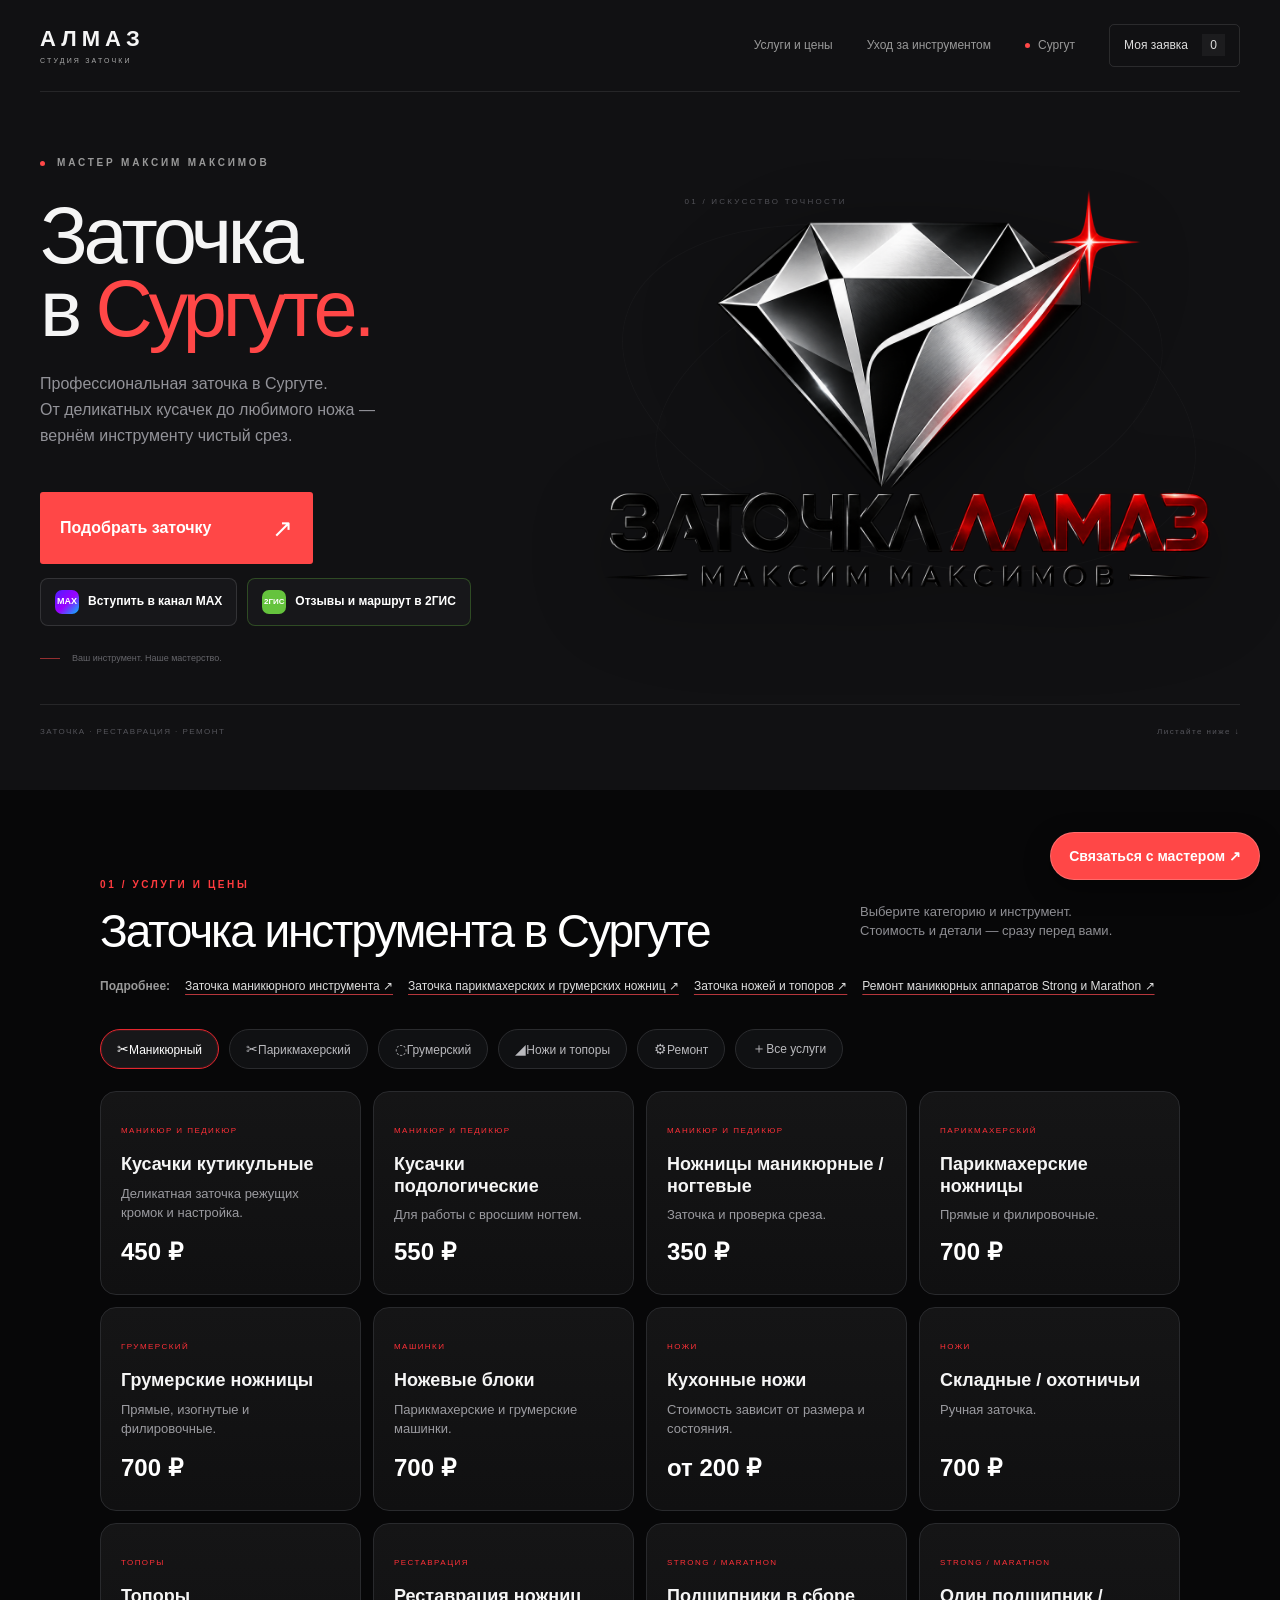
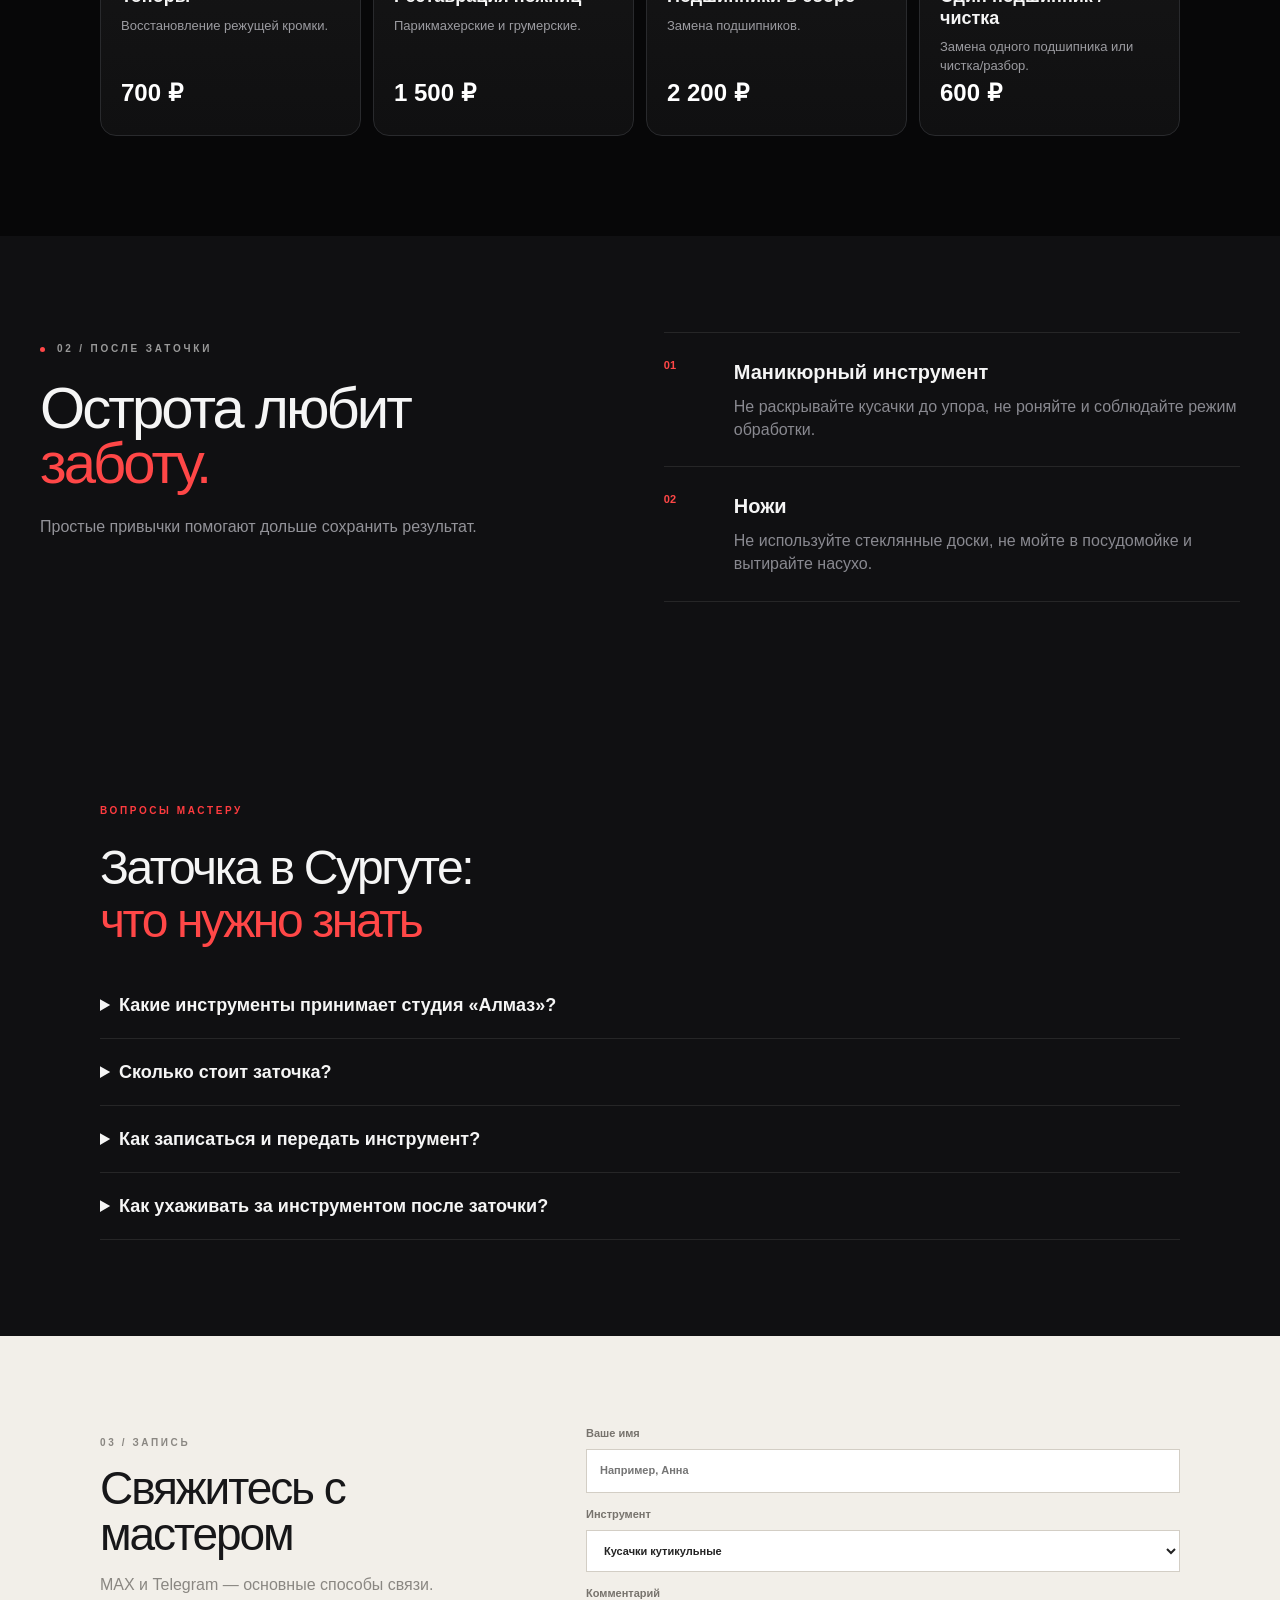
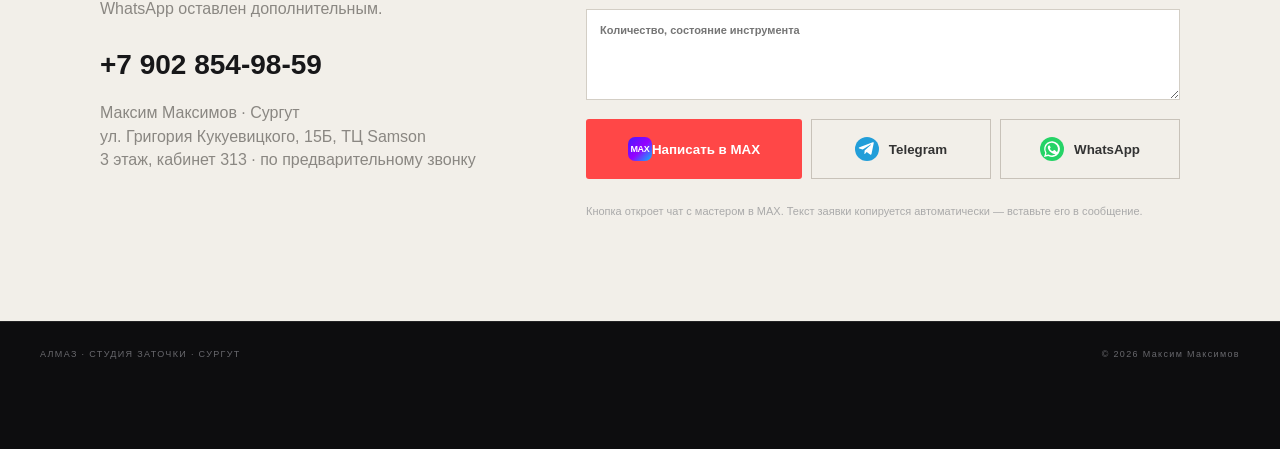
<file: index.html>
<!doctype html>
<html lang="ru">
<head>
<meta charset="utf-8">
<meta name="viewport" content="width=device-width,initial-scale=1">
<title>Заточка в Сургуте — ножи, ножницы, кусачки | Студия «Алмаз»</title>
<meta name="description" content="Заточка ножей, ножниц, кусачек и ножевых блоков в Сургуте, ХМАО — Югра. Студия «Алмаз», мастер Максим Максимов. Кусачки — 450 ₽, ножницы — от 350 ₽, ножи — от 200 ₽. Запись и цены.">
<meta name="theme-color" content="#111113">
<link rel="canonical" href="https://almaz-surgut.ru/">
<meta name="robots" content="index,follow,max-image-preview:large">
<link rel="icon" href="/favicon.svg" type="image/svg+xml">
<meta property="og:type" content="website">
<meta property="og:locale" content="ru_RU">
<meta property="og:site_name" content="Студия заточки Алмаз">
<meta property="og:title" content="Заточка в Сургуте — Студия «Алмаз»">
<meta property="og:description" content="Ножи, ножницы, кусачки и ножевые блоки. Услуги, цены и запись к мастеру Максиму Максимову.">
<meta property="og:url" content="https://almaz-surgut.ru/">
<meta property="og:image" content="https://almaz-surgut.ru/almaz-logo.png">
<meta property="og:image:alt" content="Студия заточки Алмаз — Максим Максимов">
<meta name="twitter:card" content="summary_large_image">
<script src="/site-config.js?v=113395871"></script>
<script src="/analytics.js?v=113395871" defer></script>
<style>
:root{--bg:#111113;--bg2:#151517;--paper:#f2efe9;--ink:#171719;--muted:#929297;--red:#ff4747;--line:rgba(255,255,255,.09);--max:1260px}
*{box-sizing:border-box}
html{scroll-behavior:smooth}
body{margin:0;font-family:-apple-system,BlinkMacSystemFont,"Segoe UI",Arial,sans-serif;background:var(--bg);color:#f5f5f5;line-height:1.45}
a{color:inherit;text-decoration:none}
.shell{width:min(calc(100% - 80px),var(--max));margin:auto}
.hero{min-height:790px;background:var(--bg)}
.nav{height:92px;display:flex;align-items:center;border-bottom:1px solid var(--line)}
.wordmark{display:flex;flex-direction:column;line-height:1}
.wordmark b{font-size:22px;letter-spacing:.23em}
.wordmark span{font-size:7px;letter-spacing:.31em;color:#aaa;margin-top:7px}
.navlinks{margin-left:auto;display:flex;align-items:center;gap:34px;font-size:12px;color:#999}
.city{display:flex;align-items:center;gap:8px}
.dot{width:5px;height:5px;border-radius:50%;background:var(--red);display:inline-block}
.order-pill{border:1px solid rgba(255,255,255,.11);padding:12px 14px;border-radius:5px;color:#ddd}
.order-pill em{font-style:normal;background:#1c1c1e;padding:4px 8px;margin-left:11px}
.hero-main{display:grid;grid-template-columns:.86fr 1.14fr;min-height:570px;align-items:center;gap:40px}
.hero-copy{padding:54px 0 30px}
.kicker{font-size:10px;letter-spacing:.28em;font-weight:750;color:#999;display:flex;align-items:center;gap:12px}
h1{font-weight:390;font-size:clamp(56px,6.2vw,88px);line-height:.92;letter-spacing:-.055em;margin:28px 0 26px}
h1 span,.dark-section h2 span{color:var(--red)}
.intro{color:#939399;font-size:16px;line-height:1.65}
.primary{display:inline-flex;align-items:center;justify-content:space-between;gap:60px;background:var(--red);border:0;color:#fff;font-weight:750;padding:18px 20px;border-radius:3px;margin-top:26px;min-width:210px;cursor:pointer}
.primary b{font-size:25px;font-weight:300}
.micro{font-size:9px;color:#65656a;margin-top:26px;display:flex;align-items:center;gap:12px}
.micro i{width:20px;border-top:1px solid rgba(255,71,71,.55)}
.hero-art{position:relative;min-height:530px;display:flex;align-items:center;justify-content:center}
.art-label{position:absolute;top:55px;left:16%;font-size:8px;letter-spacing:.28em;color:#525258}
.orbit{position:absolute;border:1px solid rgba(255,255,255,.025);border-radius:50%;width:520px;height:280px;transform:rotate(-15deg)}
.orbit.b{transform:rotate(16deg);width:590px;height:320px}
.logo-main{position:relative;width:min(100%,670px);max-height:455px;object-fit:contain;z-index:2;filter:drop-shadow(0 28px 42px rgba(0,0,0,.45))}
.hero-foot{height:54px;border-top:1px solid var(--line);display:flex;align-items:center;justify-content:space-between;color:#55555b;font-size:8px;letter-spacing:.18em}
.services{background:#070708;color:#f5f5f5;padding:78px 0 100px}
.light-shell{width:min(calc(100% - 160px),1080px);margin:auto}
.section-top{display:grid;grid-template-columns:1fr 320px;gap:40px;align-items:end}
.section-index{font-size:10px;letter-spacing:.26em;color:#ff3b3f;font-weight:700}
.section-top h2,.contact h2{font-size:46px;line-height:1;margin:15px 0 0;letter-spacing:-.045em;font-weight:450}.services .section-top h2{color:#fff}
.section-top>p{color:#8e8e93;font-size:13px}
.filters{display:flex;flex-wrap:wrap;gap:10px;margin-top:34px;border-bottom:0}
.filter{background:#101113;border:1px solid #2a2b2e;border-radius:999px;padding:10px 16px;color:#b9b9bd;cursor:pointer;font-size:14px}
.filter span{display:inline;font-size:12px;margin-top:0}
.filter.active{color:#fff;border-color:#e3262e;background:#171719;box-shadow:inset 0 0 0 1px rgba(227,38,46,.15)}
.cards{display:grid;grid-template-columns:repeat(4,1fr);gap:12px;background:transparent;margin-top:22px;border:0}
.service-card{background:linear-gradient(180deg,#151516 0%,#101011 100%);padding:24px 20px;min-height:204px;display:flex;flex-direction:column;justify-content:space-between;border:1px solid #292a2d;border-radius:16px;color:#f5f5f5}
.service-card.hidden{display:none}
.service-card small{font-size:8px;letter-spacing:.18em;color:#ff3038}
.service-card h3{font-size:18px;line-height:1.2;margin:15px 0 9px;color:#f5f5f5}
.service-card p{font-size:13px;color:#9b9ba0;margin:0}
.service-card>b{font-size:24px;color:#fff}
.dark-section{background:#101012;padding:96px 0}
.care-grid{display:grid;grid-template-columns:1fr 1.1fr;gap:100px}
.dark-section h2{font-size:58px;line-height:.95;font-weight:400;letter-spacing:-.05em;margin:24px 0}
.care-list{border-top:1px solid var(--line)}
.care-list article{display:grid;grid-template-columns:50px 1fr;gap:20px;padding:25px 0;border-bottom:1px solid var(--line)}
.care-list article>b{color:var(--red);font-size:11px}
.care-list h3{margin:0 0 8px;font-size:20px}
.care-list p{margin:0;color:#898990}
.contact{background:var(--paper);color:var(--ink);padding:90px 0}
.contact-grid{display:grid;grid-template-columns:.8fr 1.2fr;gap:90px}
.contact-grid>div>p{color:#8a8782}
.phone{display:block;font-size:28px;font-weight:750;margin-top:25px}
.request-form{display:grid;gap:14px}
.request-form label{font-size:11px;font-weight:700;color:#77736d}
.request-form input,.request-form select,.request-form textarea{width:100%;margin-top:7px;border:1px solid #d3cec5;background:#fff;color:#222;padding:13px;font:inherit}
.submit-actions{display:grid;grid-template-columns:1.2fr 1fr 1fr;gap:9px}
.submit-actions .primary{margin:0;min-width:0;gap:0}
.secondary{border:1px solid #c8c2b9;background:transparent;color:#333;font-weight:700;cursor:pointer}
.note{font-size:11px;color:#aaa!important}
footer{background:#0d0d0f;border-top:1px solid var(--line);padding:26px 0;color:#68686d;font-size:9px;letter-spacing:.15em}
footer .shell{display:flex;justify-content:space-between}
@media(max-width:980px){
.shell{width:min(calc(100% - 32px),var(--max))}
.light-shell{width:min(calc(100% - 40px),1080px)}
.navlinks a:not(.order-pill),.city{display:none}
.hero-main{grid-template-columns:1fr}
.hero-copy{padding-top:65px}
.hero-art{min-height:390px}
.logo-main{width:min(94%,620px)}
.hero{min-height:auto}
.section-top{grid-template-columns:1fr}
.filters{display:flex;grid-template-columns:none}
.cards{grid-template-columns:repeat(2,1fr)}
.care-grid,.contact-grid{grid-template-columns:1fr;gap:45px}
}
@media(max-width:620px){
.nav{height:74px}
.wordmark b{font-size:18px}
.order-pill{padding:9px}
h1{font-size:55px}
.hero-main{gap:0}
.hero-art{min-height:310px}
.logo-main{width:100%;max-height:300px}
.art-label,.orbit{display:none}
.hero-foot{font-size:6px}
.services{padding-top:58px}
.light-shell{width:min(calc(100% - 28px),1080px)}
.section-top h2,.contact h2{font-size:38px}
.filters{display:flex;grid-template-columns:none}
.cards{grid-template-columns:1fr}
.dark-section h2{font-size:48px}
.submit-actions{grid-template-columns:1fr}
.primary{width:100%}
footer .shell{flex-direction:column;gap:10px}
}

/* Messenger icons — only this block was added */
.msg-button{display:flex!important;align-items:center;justify-content:center;gap:10px}
.msg-icon{width:24px;height:24px;display:inline-flex;align-items:center;justify-content:center;flex:0 0 24px}
.msg-icon svg{display:block;width:24px;height:24px}
.msg-max{border-radius:7px;background:linear-gradient(135deg,#471AFF 0%,#9500FF 52%,#00BFFF 100%);color:#fff;font-size:9px;font-weight:900;letter-spacing:-.05em;line-height:1}


.faq h2{font-size:clamp(32px,5vw,48px);line-height:1.1}
.faq details{border-bottom:1px solid var(--line);padding:20px 0}
.faq summary{cursor:pointer;font-size:18px;font-weight:600}
.faq details p{color:#a9a9af;max-width:850px;font-size:15px;line-height:1.7}
.faq details a{text-decoration:underline;color:#fff}
.quick-contact{position:fixed;right:20px;bottom:max(20px,env(safe-area-inset-bottom));z-index:10;padding:13px 18px;background:var(--red);color:#fff;border:1px solid rgba(255,255,255,.2);border-radius:999px;font-size:14px;font-weight:700;box-shadow:0 8px 26px rgba(0,0,0,.4)}
footer{padding-bottom:88px}
@media(max-width:500px){.quick-contact{right:14px;font-size:13px;padding:12px 16px}}
@media(prefers-reduced-motion:reduce){html{scroll-behavior:auto}}


.hero-links{display:flex;flex-wrap:wrap;gap:10px;margin-top:14px}
.hero-link{display:inline-flex;align-items:center;gap:9px;padding:11px 14px;border-radius:8px;font-size:12px;font-weight:800;border:1px solid rgba(255,255,255,.12);background:#17171a;color:#fff;transition:.2s ease}
.hero-link:hover{transform:translateY(-1px);border-color:rgba(255,255,255,.24)}
.hero-link .mini-icon{width:24px;height:24px;border-radius:7px;display:inline-flex;align-items:center;justify-content:center;flex:0 0 24px;font-weight:900}
.hero-link.max-group .mini-icon{background:linear-gradient(135deg,#4c1dff,#9b00ff 52%,#00bfff);font-size:9px;color:#fff}
.hero-link.gis{border-color:rgba(102,196,61,.3)}
.hero-link.gis .mini-icon{background:#65c33d;color:#fff;font-size:8px}
@media(max-width:620px){.hero-links{display:grid;grid-template-columns:1fr}.hero-link{justify-content:center}}

.service-guides{display:flex;align-items:center;flex-wrap:wrap;gap:9px 15px;margin:24px 0 4px;font-size:12px;color:#999}.service-guides a{color:#ddd;text-decoration:underline;text-decoration-color:#b6363c;text-underline-offset:4px}.service-guides a:hover{color:#fff}\n</style>
<script type="application/ld+json">
{
  "@context": "https://schema.org",
  "@type": "ProfessionalService",
  "@id": "https://almaz-surgut.ru/#business",
  "name": "Студия заточки Алмаз",
  "url": "https://almaz-surgut.ru/",
  "image": "https://almaz-surgut.ru/almaz-logo.png",
  "logo": "https://almaz-surgut.ru/almaz-logo.png",
  "description": "Профессиональная заточка инструмента в Сургуте. Мастер Максим Максимов.",
  "telephone": "+79028549859",
  "address": {
    "@type": "PostalAddress",
    "streetAddress": "улица Григория Кукуевицкого, 15Б, кабинет 313",
    "postalCode": "628404",
    "addressLocality": "Сургут",
    "addressRegion": "Ханты-Мансийский автономный округ — Югра",
    "addressCountry": "RU"
  },
  "areaServed": {
    "@type": "City",
    "name": "Сургут",
    "containedInPlace": {
      "@type": "AdministrativeArea",
      "name": "Ханты-Мансийский автономный округ — Югра",
      "containedInPlace": {
        "@type": "AdministrativeArea",
        "name": "Тюменская область"
      }
    }
  },
  "sameAs": [
    "https://t.me/ZatochkaSurgut",
    "https://2gis.ru/surgut/firm/70000001030408396"
  ],
  "hasOfferCatalog": {
    "@type": "OfferCatalog",
    "name": "Заточка и ремонт инструмента",
    "itemListElement": [
      {
        "@type": "Offer",
        "itemOffered": {
          "@type": "Service",
          "name": "Кусачки кутикульные",
          "areaServed": "Сургут"
        },
        "priceCurrency": "RUB",
        "url": "https://almaz-surgut.ru/#services",
        "price": "450"
      },
      {
        "@type": "Offer",
        "itemOffered": {
          "@type": "Service",
          "name": "Кусачки подологические",
          "areaServed": "Сургут"
        },
        "priceCurrency": "RUB",
        "url": "https://almaz-surgut.ru/#services",
        "price": "550"
      },
      {
        "@type": "Offer",
        "itemOffered": {
          "@type": "Service",
          "name": "Ножницы маникюрные / ногтевые",
          "areaServed": "Сургут"
        },
        "priceCurrency": "RUB",
        "url": "https://almaz-surgut.ru/#services",
        "price": "350"
      },
      {
        "@type": "Offer",
        "itemOffered": {
          "@type": "Service",
          "name": "Парикмахерские ножницы",
          "areaServed": "Сургут"
        },
        "priceCurrency": "RUB",
        "url": "https://almaz-surgut.ru/#services",
        "price": "700"
      },
      {
        "@type": "Offer",
        "itemOffered": {
          "@type": "Service",
          "name": "Грумерские ножницы",
          "areaServed": "Сургут"
        },
        "priceCurrency": "RUB",
        "url": "https://almaz-surgut.ru/#services",
        "price": "700"
      },
      {
        "@type": "Offer",
        "itemOffered": {
          "@type": "Service",
          "name": "Ножевые блоки",
          "areaServed": "Сургут"
        },
        "priceCurrency": "RUB",
        "url": "https://almaz-surgut.ru/#services",
        "price": "700"
      },
      {
        "@type": "Offer",
        "itemOffered": {
          "@type": "Service",
          "name": "Кухонные ножи",
          "areaServed": "Сургут"
        },
        "priceCurrency": "RUB",
        "url": "https://almaz-surgut.ru/#services",
        "priceSpecification": {
          "@type": "PriceSpecification",
          "minPrice": "200",
          "priceCurrency": "RUB"
        }
      },
      {
        "@type": "Offer",
        "itemOffered": {
          "@type": "Service",
          "name": "Складные / охотничьи",
          "areaServed": "Сургут"
        },
        "priceCurrency": "RUB",
        "url": "https://almaz-surgut.ru/#services",
        "price": "700"
      },
      {
        "@type": "Offer",
        "itemOffered": {
          "@type": "Service",
          "name": "Топоры",
          "areaServed": "Сургут"
        },
        "priceCurrency": "RUB",
        "url": "https://almaz-surgut.ru/#services",
        "price": "700"
      },
      {
        "@type": "Offer",
        "itemOffered": {
          "@type": "Service",
          "name": "Реставрация ножниц",
          "areaServed": "Сургут"
        },
        "priceCurrency": "RUB",
        "url": "https://almaz-surgut.ru/#services",
        "price": "1500"
      },
      {
        "@type": "Offer",
        "itemOffered": {
          "@type": "Service",
          "name": "Подшипники в сборе",
          "areaServed": "Сургут"
        },
        "priceCurrency": "RUB",
        "url": "https://almaz-surgut.ru/#services",
        "price": "2200"
      },
      {
        "@type": "Offer",
        "itemOffered": {
          "@type": "Service",
          "name": "Один подшипник / чистка",
          "areaServed": "Сургут"
        },
        "priceCurrency": "RUB",
        "url": "https://almaz-surgut.ru/#services",
        "price": "600"
      }
    ]
  }
}
</script>
</head>
<body>
<noscript><div><img src="https://mc.yandex.ru/watch/113395871" style="position:absolute;left:-9999px;" alt=""></div></noscript>
<header class="hero" id="top">
  <nav class="nav shell">
    <a class="wordmark" href="#top"><b>АЛМАЗ</b><span>СТУДИЯ ЗАТОЧКИ</span></a>
    <div class="navlinks">
      <a href="#services">Услуги и цены</a>
      <a href="#care">Уход за инструментом</a>
      <span class="city"><i class="dot"></i>Сургут</span>
      <a class="order-pill" href="#contact">Моя заявка <em>0</em></a>
    </div>
  </nav>

  <div class="hero-main shell">
    <section class="hero-copy">
      <p class="kicker"><i class="dot"></i>МАСТЕР МАКСИМ МАКСИМОВ</p>
      <h1>Заточка<br>в <span>Сургуте.</span></h1>
      <p class="intro">Профессиональная заточка в Сургуте.<br>От деликатных кусачек до любимого ножа —<br>вернём инструменту чистый срез.</p>
      <a class="primary" href="#services">Подобрать заточку <b>↗</b></a>
      <div class="hero-links">
        <a class="hero-link max-group" href="https://max.ru/join/fW7oA0JYuDp4XhMFCNU96ijwkn6Xn27f8KONwa0nMek" target="_blank" rel="noopener">
          <span class="mini-icon">MAX</span><span>Вступить в канал MAX</span>
        </a>
        <a class="hero-link gis" href="https://2gis.ru/surgut/firm/70000001030408396" target="_blank" rel="noopener">
          <span class="mini-icon">2ГИС</span><span>Отзывы и маршрут в 2ГИС</span>
        </a>
      </div>
      <p class="micro"><i></i>Ваш инструмент. Наше мастерство.</p>
    </section>

    <section class="hero-art">
      <p class="art-label">01 / ИСКУССТВО ТОЧНОСТИ</p>
      <div class="orbit"></div><div class="orbit b"></div>
      <img class="logo-main" alt="Заточка Алмаз — Максим Максимов"
        src="almaz-logo.png" decoding="async" fetchpriority="high">
    </section>
  </div>

  <div class="hero-foot shell">
    <span>ЗАТОЧКА · РЕСТАВРАЦИЯ · РЕМОНТ</span><span>Листайте ниже ↓</span>
  </div>
</header>

<main>
<section class="services" id="services">
  <div class="light-shell">
    <div class="section-top">
      <div><p class="section-index">01 / УСЛУГИ И ЦЕНЫ</p><h2>Заточка инструмента в Сургуте</h2></div>
      <p>Выберите категорию и инструмент.<br>Стоимость и детали — сразу перед вами.</p>
    </div>


    <div class="service-guides" aria-label="Подробно об услугах"><strong>Подробнее:</strong> <a href="/zatochka-manikyurnogo-instrumenta-surgut.html">Заточка маникюрного инструмента ↗</a> <a href="/zatochka-parikmaherskih-grumerskih-nozhnic-surgut.html">Заточка парикмахерских и грумерских ножниц ↗</a> <a href="/zatochka-nozhey-surgut.html">Заточка ножей и топоров ↗</a> <a href="/remont-strong-marathon-surgut.html">Ремонт маникюрных аппаратов Strong и Marathon ↗</a></div>
    <div class="filters">
      <button class="filter active" data-filter="manicure">✂<span>Маникюрный</span></button>
      <button class="filter" data-filter="hair">✂<span>Парикмахерский</span></button>
      <button class="filter" data-filter="groom">◌<span>Грумерский</span></button>
      <button class="filter" data-filter="knives">◢<span>Ножи и топоры</span></button>
      <button class="filter" data-filter="repair">⚙<span>Ремонт</span></button>
      <button class="filter" data-filter="all">＋<span>Все услуги</span></button>
    </div>

    <div class="cards">
      <article class="service-card" data-cat="manicure"><div><small>МАНИКЮР И ПЕДИКЮР</small><h3>Кусачки кутикульные</h3><p>Деликатная заточка режущих кромок и настройка.</p></div><b>450 ₽</b></article>
      <article class="service-card" data-cat="manicure"><div><small>МАНИКЮР И ПЕДИКЮР</small><h3>Кусачки подологические</h3><p>Для работы с вросшим ногтем.</p></div><b>550 ₽</b></article>
      <article class="service-card" data-cat="manicure"><div><small>МАНИКЮР И ПЕДИКЮР</small><h3>Ножницы маникюрные / ногтевые</h3><p>Заточка и проверка среза.</p></div><b>350 ₽</b></article>
      <article class="service-card" data-cat="hair"><div><small>ПАРИКМАХЕРСКИЙ</small><h3>Парикмахерские ножницы</h3><p>Прямые и филировочные.</p></div><b>700 ₽</b></article>
      <article class="service-card" data-cat="groom"><div><small>ГРУМЕРСКИЙ</small><h3>Грумерские ножницы</h3><p>Прямые, изогнутые и филировочные.</p></div><b>700 ₽</b></article>
      <article class="service-card" data-cat="hair groom"><div><small>МАШИНКИ</small><h3>Ножевые блоки</h3><p>Парикмахерские и грумерские машинки.</p></div><b>700 ₽</b></article>
      <article class="service-card" data-cat="knives"><div><small>НОЖИ</small><h3>Кухонные ножи</h3><p>Стоимость зависит от размера и состояния.</p></div><b>от 200 ₽</b></article>
      <article class="service-card" data-cat="knives"><div><small>НОЖИ</small><h3>Складные / охотничьи</h3><p>Ручная заточка.</p></div><b>700 ₽</b></article>
      <article class="service-card" data-cat="knives"><div><small>ТОПОРЫ</small><h3>Топоры</h3><p>Восстановление режущей кромки.</p></div><b>700 ₽</b></article>
      <article class="service-card" data-cat="repair hair groom"><div><small>РЕСТАВРАЦИЯ</small><h3>Реставрация ножниц</h3><p>Парикмахерские и грумерские.</p></div><b>1 500 ₽</b></article>
      <article class="service-card" data-cat="repair"><div><small>STRONG / MARATHON</small><h3>Подшипники в сборе</h3><p>Замена подшипников.</p></div><b>2 200 ₽</b></article>
      <article class="service-card" data-cat="repair"><div><small>STRONG / MARATHON</small><h3>Один подшипник / чистка</h3><p>Замена одного подшипника или чистка/разбор.</p></div><b>600 ₽</b></article>
    </div>
  </div>
</section>

<section class="dark-section" id="care">
  <div class="shell care-grid">
    <div><p class="kicker"><i class="dot"></i>02 / ПОСЛЕ ЗАТОЧКИ</p><h2>Острота любит<br><span>заботу.</span></h2><p class="intro">Простые привычки помогают дольше сохранить результат.</p></div>
    <div class="care-list">
      <article><b>01</b><div><h3>Маникюрный инструмент</h3><p>Не раскрывайте кусачки до упора, не роняйте и соблюдайте режим обработки.</p></div></article>
      <article><b>02</b><div><h3>Ножи</h3><p>Не используйте стеклянные доски, не мойте в посудомойке и вытирайте насухо.</p></div></article>
    </div>
  </div>
</section>

<section class="dark-section faq" id="faq">
  <div class="light-shell">
    <p class="section-index">ВОПРОСЫ МАСТЕРУ</p>
    <h2>Заточка в Сургуте:<br><span>что нужно знать</span></h2>
    <details><summary>Какие инструменты принимает студия «Алмаз»?</summary><p>Маникюрные и подологические кусачки, маникюрные, парикмахерские и грумерские ножницы, ножевые блоки машинок, кухонные, складные и охотничьи ножи, топоры. Также занимаемся реставрацией ножниц и ремонтом маникюрных аппаратов Strong и Marathon.</p></details>
    <details><summary>Сколько стоит заточка?</summary><p>Кутикульные кусачки — 450 ₽, подологические — 550 ₽, маникюрные ножницы — 350 ₽. Парикмахерские и грумерские ножницы, ножевые блоки — 700 ₽. Кухонные ножи — от 200 ₽; стоимость зависит от размера и состояния.</p></details>
    <details><summary>Как записаться и передать инструмент?</summary><p>Позвоните по номеру <a href="tel:+79028549859">+7 902 854-98-59</a> или заполните <a href="#contact">заявку на сайте</a> и откройте выбранный мессенджер. Время, место передачи инструмента и срок готовности согласуйте с мастером Максимом Максимовым.</p></details>
    <details><summary>Как ухаживать за инструментом после заточки?</summary><p>Не раскрывайте кусачки до упора и не роняйте инструмент. Ножи вытирайте насухо, используйте деревянную или пластиковую доску и избегайте посудомоечной машины. Подробнее — в <a href="#care">рекомендациях по уходу</a>.</p></details>
  </div>
</section>

<section class="contact" id="contact">
  <div class="light-shell contact-grid">
    <div>
      <p class="section-index">03 / ЗАПИСЬ</p>
      <h2>Свяжитесь с мастером</h2>
      <p>MAX и Telegram — основные способы связи. WhatsApp оставлен дополнительным.</p>
      <a class="phone" href="tel:+79028549859">+7 902 854-98-59</a>
      <p>Максим Максимов · Сургут<br>ул. Григория Кукуевицкого, 15Б, ТЦ Samson<br>3 этаж, кабинет 313 · по предварительному звонку</p>
    </div>
    <form id="requestForm" class="request-form">
      <label>Ваше имя<input class="ym-disable-keys" name="name" type="text" placeholder="Например, Анна"></label>
      <label>Инструмент<select name="service">
        <option>Кусачки кутикульные</option><option>Кусачки подологические</option>
        <option>Маникюрные ножницы</option><option>Парикмахерские ножницы</option>
        <option>Грумерские ножницы</option><option>Ножевой блок машинки</option>
        <option>Кухонный нож</option><option>Складной / охотничий нож</option>
        <option>Топор</option><option>Ремонт маникюрного аппарата</option><option>Другое</option>
      </select></label>
      <label>Комментарий<textarea class="ym-disable-keys" name="comment" rows="4" placeholder="Количество, состояние инструмента"></textarea></label>
      <div class="submit-actions">
        <button type="button" id="sendMax" class="primary msg-button"><span class="msg-icon msg-max" aria-hidden="true">MAX</span><span>Написать в MAX</span></button>
        <button type="submit" class="secondary msg-button"><span class="msg-icon" aria-hidden="true"><svg viewBox="0 0 24 24"><circle cx="12" cy="12" r="12" fill="#229ED9"/><path fill="#fff" d="M18.7 6.2 16.5 17c-.2.8-.7 1-1.4.6l-3.4-2.5-1.6 1.6c-.2.2-.3.3-.7.3l.2-3.5 6.4-5.8c.3-.2-.1-.4-.4-.2l-7.9 5-3.4-1.1c-.7-.2-.8-.7.2-1.1l13.3-5.1c.6-.2 1.2.1.9 1z"/></svg></span><span>Telegram</span></button>
        <button type="button" id="sendWhatsApp" class="secondary msg-button"><span class="msg-icon" aria-hidden="true"><svg viewBox="0 0 24 24"><circle cx="12" cy="12" r="12" fill="#25D366"/><path fill="#fff" d="M17.5 6.5A7.8 7.8 0 0 0 5.2 15.9L4 20l4.2-1.1a7.8 7.8 0 0 0 9.3-12.4ZM12 18.4c-1.2 0-2.4-.3-3.4-.9l-.2-.1-2.5.7.7-2.4-.2-.2A6.3 6.3 0 1 1 12 18.4Zm3.5-4.7c-.2-.1-1.1-.6-1.3-.6-.2-.1-.3-.1-.5.1l-.6.8c-.1.2-.3.2-.5.1-.2-.1-.8-.3-1.6-.9-.6-.5-1-1.1-1.1-1.3-.1-.2 0-.3.1-.4l.4-.4c.1-.1.2-.2.2-.3.1-.1 0-.3 0-.4-.1-.1-.4-1.1-.6-1.5-.2-.4-.4-.4-.5-.4h-.4c-.2 0-.4.1-.6.3-.2.2-.7.7-.7 1.8s.8 2.1.9 2.3c.1.2 1.7 2.5 4 3.5.6.2 1 .4 1.4.5.6.2 1.1.1 1.5.1.5-.1 1.3-.5 1.5-1 .2-.5.2-.9.1-1-.1-.1-.3-.2-.7-.3Z"/></svg></span><span>WhatsApp</span></button>
      </div>
      <p id="formNote" class="note">Кнопка откроет чат с мастером в MAX. Текст заявки копируется автоматически — вставьте его в сообщение.</p>
    </form>
  </div>
</section>
</main>

<a class="quick-contact" href="#contact">Связаться с мастером ↗</a>
<footer><div class="shell"><span>АЛМАЗ · СТУДИЯ ЗАТОЧКИ · СУРГУТ</span><span>© <span id="year"></span> Максим Максимов</span></div></footer>

<script>
document.querySelectorAll('.filter').forEach(btn=>{
  btn.addEventListener('click',()=>{
    document.querySelectorAll('.filter').forEach(x=>x.classList.remove('active'));
    btn.classList.add('active');
    const f=btn.dataset.filter;
    window.almazGoal?.('select_category',{category:f});
    document.querySelectorAll('.service-card').forEach(card=>{
      const cats=(card.dataset.cat||'').split(' ');
      card.classList.toggle('hidden',f!=='all'&&!cats.includes(f));
    });
  });
});

const form=document.getElementById('requestForm');
const note=document.getElementById('formNote');
function textReq(){
  const d=new FormData(form);
  return [
    'Здравствуйте! Хочу записаться в Студию заточки «Алмаз».',
    d.get('name') ? 'Имя: '+d.get('name') : '',
    'Инструмент: '+d.get('service'),
    d.get('comment') ? 'Комментарий: '+d.get('comment') : ''
  ].filter(Boolean).join('\n');
}
form.addEventListener('submit',e=>{
  e.preventDefault();
  window.almazGoal?.('request_telegram');
  window.open('https://t.me/ZatochkaSurgut?text='+encodeURIComponent(textReq()),'_blank','noopener');
});
document.getElementById('sendWhatsApp').addEventListener('click',()=>{
  window.almazGoal?.('request_whatsapp');
  window.open('https://wa.me/79028549859?text='+encodeURIComponent(textReq()),'_blank','noopener');
});
document.getElementById('sendMax').addEventListener('click',()=>{
  window.almazGoal?.('request_max');
  if(navigator.clipboard?.writeText){
    navigator.clipboard.writeText(textReq()).then(()=>{
      note.textContent='Текст заявки скопирован. Вставьте его в чат MAX.';
    }).catch(()=>{
      note.textContent='Чат MAX открыт. Напишите мастеру или скопируйте детали заявки вручную.';
    });
  }else{
    note.textContent='Чат MAX открыт. Напишите мастеру или скопируйте детали заявки вручную.';
  }
  window.open('https://max.ru/u/f9LHodD0cOLkSVSDf_vTcWRMVyzD7KEjSjCS-FRhEr7O7mvbi7k2DPm28_M','_blank','noopener');
});
document.getElementById('year').textContent=new Date().getFullYear();
</script>
</body>
</html>
</file>
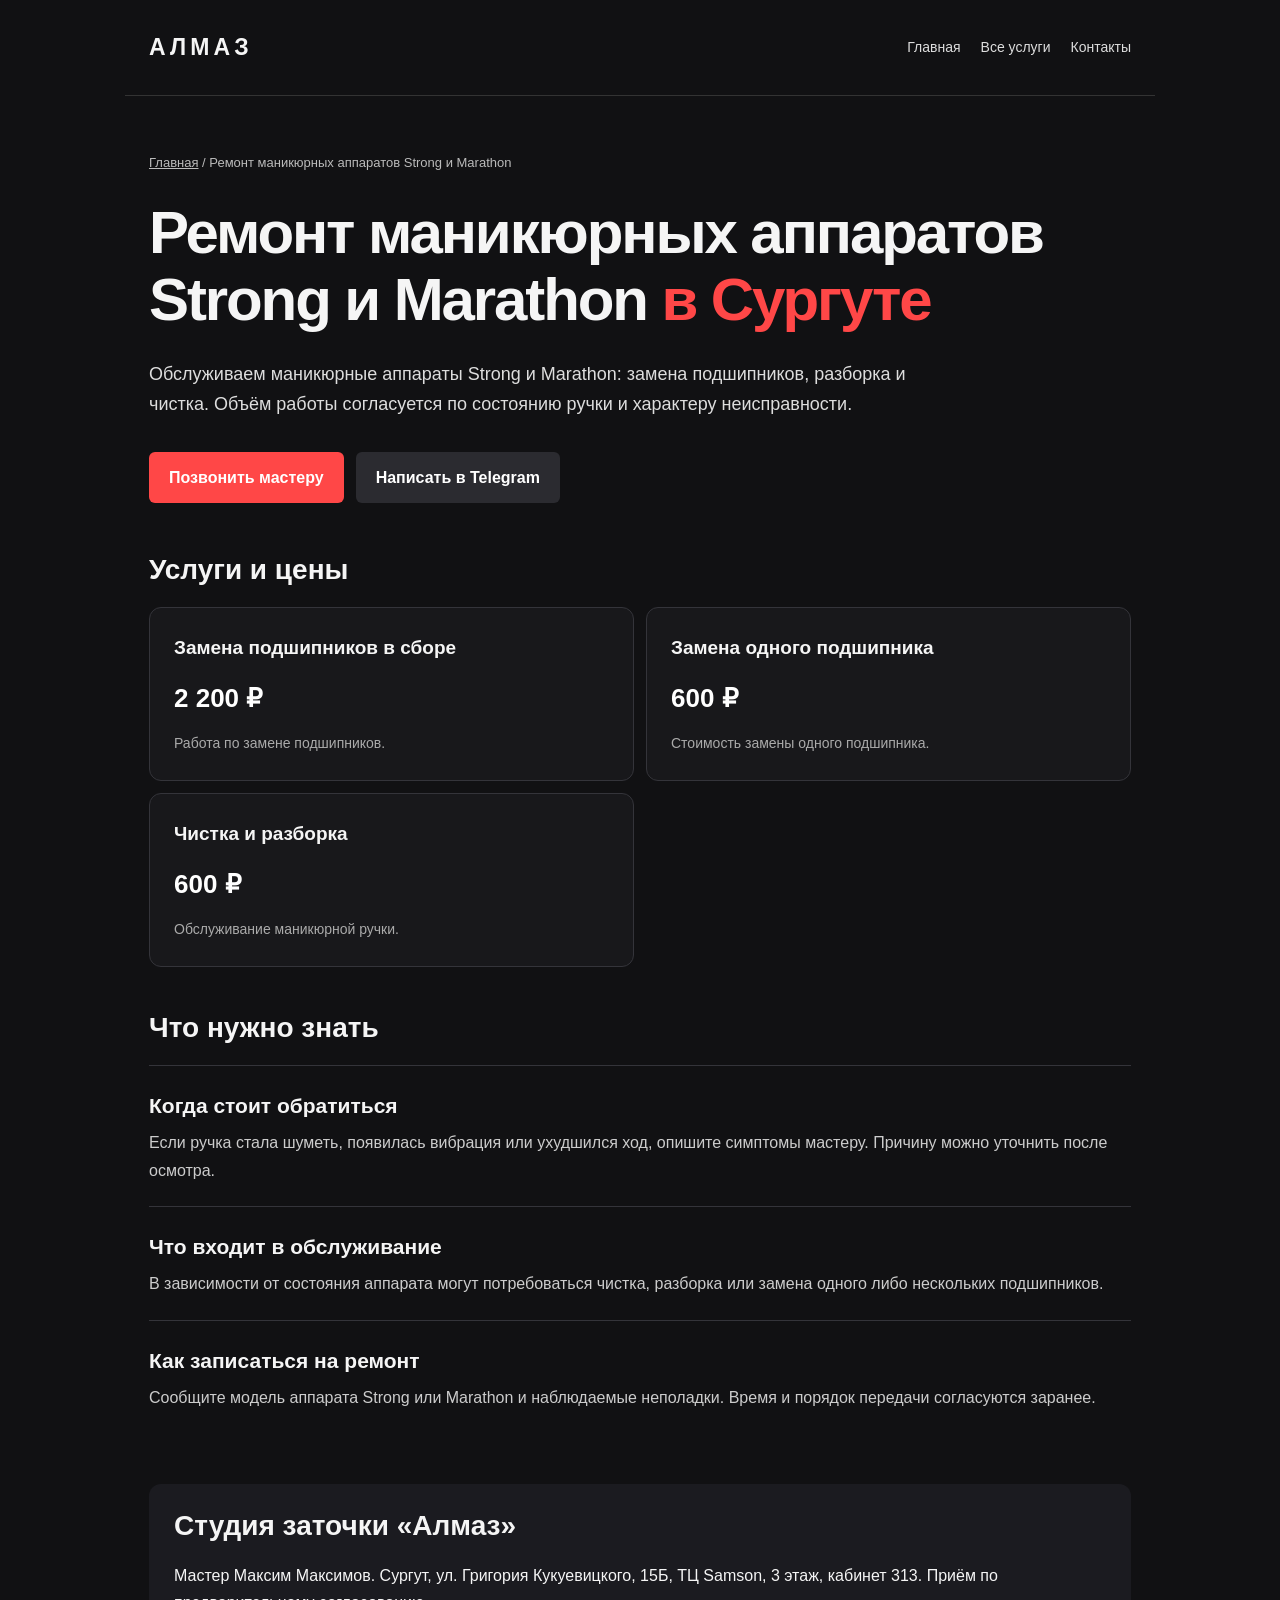
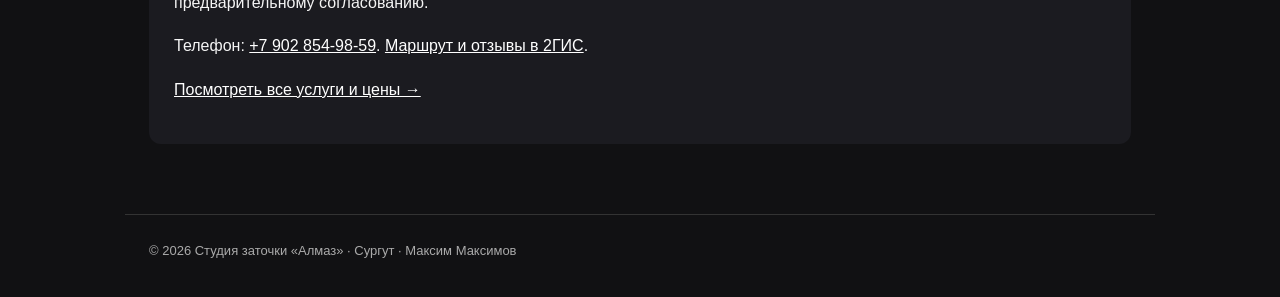
<file: remont-strong-marathon-surgut.html>
<!doctype html>
<html lang="ru"><head><meta charset="utf-8"><meta name="viewport" content="width=device-width,initial-scale=1">
<title>Ремонт маникюрных аппаратов Strong и Marathon в Сургуте | Алмаз</title><meta name="description" content="Ремонт ручек маникюрных аппаратов Strong и Marathon в Сургуте: подшипники, разборка и чистка. Студия «Алмаз». Замена одного подшипника от 600 ₽."><meta name="robots" content="index,follow,max-image-preview:large">
<meta name="theme-color" content="#111113"><link rel="canonical" href="https://almaz-surgut.ru/remont-strong-marathon-surgut.html"><link rel="icon" href="/favicon.svg" type="image/svg+xml">
<meta property="og:type" content="website"><meta property="og:locale" content="ru_RU"><meta property="og:site_name" content="Студия заточки Алмаз"><meta property="og:title" content="Ремонт маникюрных аппаратов Strong и Marathon в Сургуте | Алмаз"><meta property="og:description" content="Ремонт ручек маникюрных аппаратов Strong и Marathon в Сургуте: подшипники, разборка и чистка. Студия «Алмаз». Замена одного подшипника от 600 ₽."><meta property="og:url" content="https://almaz-surgut.ru/remont-strong-marathon-surgut.html"><meta property="og:image" content="https://almaz-surgut.ru/almaz-logo.png">
<script src="/site-config.js?v=113395871"></script><script src="/analytics.js?v=113395871" defer></script>
<script type="application/ld+json">{"@context":"https://schema.org","@graph":[{"@type":"Service","@id":"https://almaz-surgut.ru/remont-strong-marathon-surgut.html#service","name":"Ремонт маникюрных аппаратов Strong и Marathon","description":"Ремонт ручек маникюрных аппаратов Strong и Marathon в Сургуте: подшипники, разборка и чистка. Студия «Алмаз». Замена одного подшипника от 600 ₽.","url":"https://almaz-surgut.ru/remont-strong-marathon-surgut.html","provider":{"@id":"https://almaz-surgut.ru/#business"},"areaServed":{"@type":"City","name":"Сургут"}},{"@type":"BreadcrumbList","itemListElement":[{"@type":"ListItem","position":1,"name":"Главная","item":"https://almaz-surgut.ru/"},{"@type":"ListItem","position":2,"name":"Ремонт маникюрных аппаратов Strong и Marathon","item":"https://almaz-surgut.ru/remont-strong-marathon-surgut.html"}]}]}</script>
<style>
:root{color-scheme:dark;--bg:#111113;--red:#ff4747;--text:#f5f5f5;--muted:#aaa}
*{box-sizing:border-box}body{margin:0;font-family:-apple-system,BlinkMacSystemFont,"Segoe UI",Arial,sans-serif;background:var(--bg);color:var(--text);line-height:1.7}a{color:inherit}header,main,footer{max-width:1030px;margin:auto;padding-left:24px;padding-right:24px}header{display:flex;justify-content:space-between;align-items:center;gap:20px;padding-top:28px;padding-bottom:28px;border-bottom:1px solid #333;flex-wrap:wrap}.brand{text-decoration:none;font-size:23px;font-weight:800;letter-spacing:.18em}header nav{display:flex;gap:20px;flex-wrap:wrap;font-size:14px}header nav a{text-decoration:none;color:#ddd}main{padding-top:56px;padding-bottom:70px}.crumb{font-size:13px;color:#bbb}.crumb a{color:#bbb}h1{font-size:clamp(34px,5.5vw,60px);line-height:1.12;letter-spacing:-.035em;margin:25px 0}h1 span{color:var(--red)}.intro{font-size:18px;max-width:790px;color:#ddd}.actions{display:flex;gap:12px;flex-wrap:wrap;margin:32px 0 50px}.cta{display:inline-block;text-decoration:none;background:var(--red);padding:12px 20px;color:#fff;font-weight:700;border-radius:6px}.alt{background:#2b2b30}h2{font-size:28px;margin:44px 0 20px;line-height:1.2}.prices{display:grid;grid-template-columns:repeat(2,minmax(0,1fr));gap:12px}.price{border:1px solid #34343a;border-radius:12px;background:#18181b;padding:24px}.price h3{margin:0;font-size:19px}.price strong{display:block;color:#fff;font-size:26px;margin:12px 0}.price p{color:#aaa;font-size:14px;margin:0}section.info{border-top:1px solid #34343a;padding:22px 0}section.info h3{font-size:21px;margin:0 0 6px}section.info p{margin:0;color:#ccc}.contact{background:#1b1b20;border-radius:12px;padding:25px;margin-top:50px}.contact a{color:#fff}footer{border-top:1px solid #333;color:#aaa;font-size:13px;padding-top:25px;padding-bottom:35px}@media(max-width:640px){.prices{grid-template-columns:1fr}header nav{gap:12px}main{padding-top:30px}.actions a{width:100%;text-align:center}}
</style></head><body>
<header><a href="/" class="brand">АЛМАЗ</a><nav aria-label="Основная навигация"><a href="/">Главная</a><a href="/#services">Все услуги</a><a href="/#contact">Контакты</a></nav></header>
<main><div class="crumb"><a href="/">Главная</a> / Ремонт маникюрных аппаратов Strong и Marathon</div><h1>Ремонт маникюрных аппаратов Strong и Marathon <span>в Сургуте</span></h1><p class="intro">Обслуживаем маникюрные аппараты Strong и Marathon: замена подшипников, разборка и чистка. Объём работы согласуется по состоянию ручки и характеру неисправности.</p>
<div class="actions"><a class="cta" href="tel:+79028549859">Позвонить мастеру</a><a class="cta alt" href="https://t.me/ZatochkaSurgut" target="_blank" rel="noopener">Написать в Telegram</a></div>
<h2>Услуги и цены</h2><div class="prices"><article class="price"><h3>Замена подшипников в сборе</h3><strong>2 200 ₽</strong><p>Работа по замене подшипников.</p></article><article class="price"><h3>Замена одного подшипника</h3><strong>600 ₽</strong><p>Стоимость замены одного подшипника.</p></article><article class="price"><h3>Чистка и разборка</h3><strong>600 ₽</strong><p>Обслуживание маникюрной ручки.</p></article></div>
<h2>Что нужно знать</h2><section class="info"><h3>Когда стоит обратиться</h3><p>Если ручка стала шуметь, появилась вибрация или ухудшился ход, опишите симптомы мастеру. Причину можно уточнить после осмотра.</p></section><section class="info"><h3>Что входит в обслуживание</h3><p>В зависимости от состояния аппарата могут потребоваться чистка, разборка или замена одного либо нескольких подшипников.</p></section><section class="info"><h3>Как записаться на ремонт</h3><p>Сообщите модель аппарата Strong или Marathon и наблюдаемые неполадки. Время и порядок передачи согласуются заранее.</p></section>
<div class="contact"><h2 style="margin-top:0">Студия заточки «Алмаз»</h2><p>Мастер Максим Максимов. Сургут, ул. Григория Кукуевицкого, 15Б, ТЦ Samson, 3 этаж, кабинет 313. Приём по предварительному согласованию.</p><p>Телефон: <a href="tel:+79028549859">+7 902 854-98-59</a>. <a href="https://2gis.ru/surgut/firm/70000001030408396" target="_blank" rel="noopener">Маршрут и отзывы в 2ГИС</a>.</p><p><a href="/#services">Посмотреть все услуги и цены →</a></p></div></main>
<footer>© 2026 Студия заточки «Алмаз» · Сургут · Максим Максимов</footer>
<noscript><img src="https://mc.yandex.ru/watch/113395871" style="position:absolute;left:-9999px" alt=""></noscript>
</body></html>
</file>
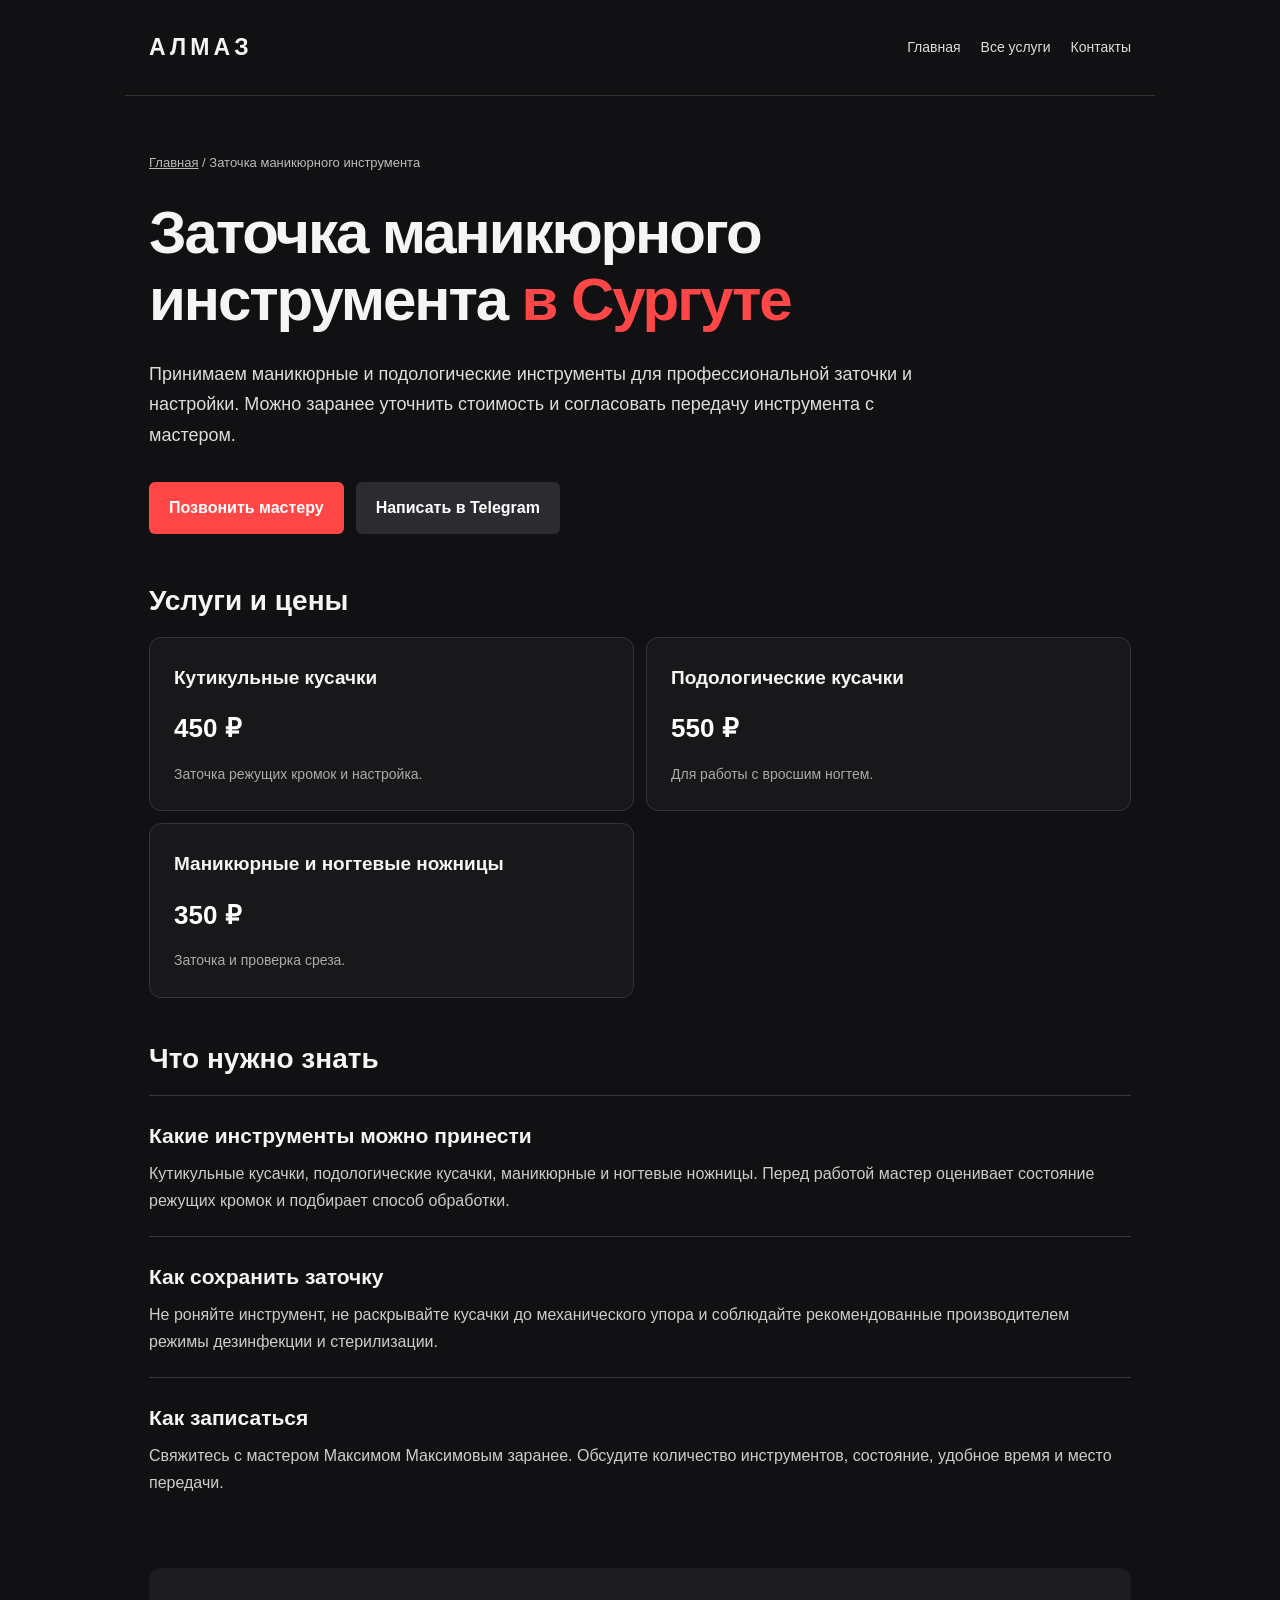
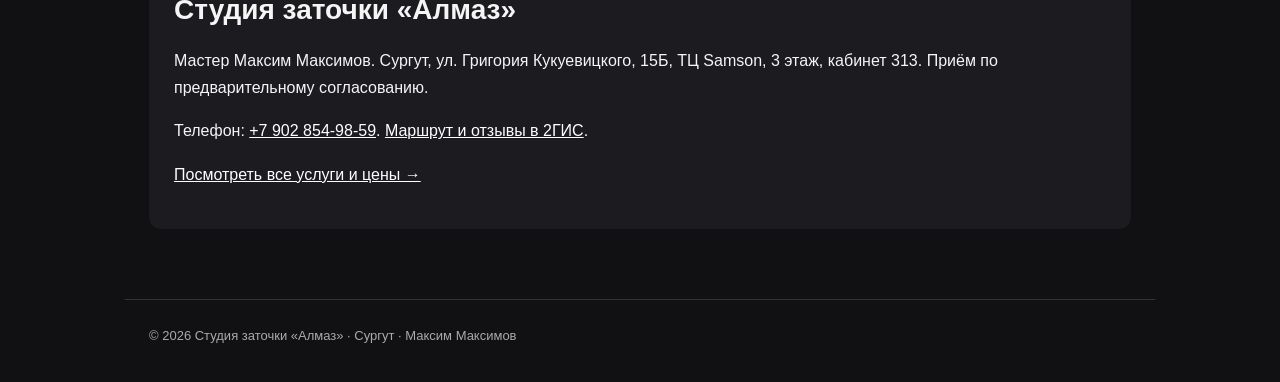
<file: zatochka-manikyurnogo-instrumenta-surgut.html>
<!doctype html>
<html lang="ru"><head><meta charset="utf-8"><meta name="viewport" content="width=device-width,initial-scale=1">
<title>Заточка маникюрных кусачек и ножниц в Сургуте | Алмаз</title><meta name="description" content="Заточка кутикульных и подологических кусачек, маникюрных и ногтевых ножниц в Сургуте. Студия «Алмаз», мастер Максим Максимов. Цены от 350 ₽."><meta name="robots" content="index,follow,max-image-preview:large">
<meta name="theme-color" content="#111113"><link rel="canonical" href="https://almaz-surgut.ru/zatochka-manikyurnogo-instrumenta-surgut.html"><link rel="icon" href="/favicon.svg" type="image/svg+xml">
<meta property="og:type" content="website"><meta property="og:locale" content="ru_RU"><meta property="og:site_name" content="Студия заточки Алмаз"><meta property="og:title" content="Заточка маникюрных кусачек и ножниц в Сургуте | Алмаз"><meta property="og:description" content="Заточка кутикульных и подологических кусачек, маникюрных и ногтевых ножниц в Сургуте. Студия «Алмаз», мастер Максим Максимов. Цены от 350 ₽."><meta property="og:url" content="https://almaz-surgut.ru/zatochka-manikyurnogo-instrumenta-surgut.html"><meta property="og:image" content="https://almaz-surgut.ru/almaz-logo.png">
<script src="/site-config.js?v=113395871"></script><script src="/analytics.js?v=113395871" defer></script>
<script type="application/ld+json">{"@context":"https://schema.org","@graph":[{"@type":"Service","@id":"https://almaz-surgut.ru/zatochka-manikyurnogo-instrumenta-surgut.html#service","name":"Заточка маникюрного инструмента","description":"Заточка кутикульных и подологических кусачек, маникюрных и ногтевых ножниц в Сургуте. Студия «Алмаз», мастер Максим Максимов. Цены от 350 ₽.","url":"https://almaz-surgut.ru/zatochka-manikyurnogo-instrumenta-surgut.html","provider":{"@id":"https://almaz-surgut.ru/#business"},"areaServed":{"@type":"City","name":"Сургут"}},{"@type":"BreadcrumbList","itemListElement":[{"@type":"ListItem","position":1,"name":"Главная","item":"https://almaz-surgut.ru/"},{"@type":"ListItem","position":2,"name":"Заточка маникюрного инструмента","item":"https://almaz-surgut.ru/zatochka-manikyurnogo-instrumenta-surgut.html"}]}]}</script>
<style>
:root{color-scheme:dark;--bg:#111113;--red:#ff4747;--text:#f5f5f5;--muted:#aaa}
*{box-sizing:border-box}body{margin:0;font-family:-apple-system,BlinkMacSystemFont,"Segoe UI",Arial,sans-serif;background:var(--bg);color:var(--text);line-height:1.7}a{color:inherit}header,main,footer{max-width:1030px;margin:auto;padding-left:24px;padding-right:24px}header{display:flex;justify-content:space-between;align-items:center;gap:20px;padding-top:28px;padding-bottom:28px;border-bottom:1px solid #333;flex-wrap:wrap}.brand{text-decoration:none;font-size:23px;font-weight:800;letter-spacing:.18em}header nav{display:flex;gap:20px;flex-wrap:wrap;font-size:14px}header nav a{text-decoration:none;color:#ddd}main{padding-top:56px;padding-bottom:70px}.crumb{font-size:13px;color:#bbb}.crumb a{color:#bbb}h1{font-size:clamp(34px,5.5vw,60px);line-height:1.12;letter-spacing:-.035em;margin:25px 0}h1 span{color:var(--red)}.intro{font-size:18px;max-width:790px;color:#ddd}.actions{display:flex;gap:12px;flex-wrap:wrap;margin:32px 0 50px}.cta{display:inline-block;text-decoration:none;background:var(--red);padding:12px 20px;color:#fff;font-weight:700;border-radius:6px}.alt{background:#2b2b30}h2{font-size:28px;margin:44px 0 20px;line-height:1.2}.prices{display:grid;grid-template-columns:repeat(2,minmax(0,1fr));gap:12px}.price{border:1px solid #34343a;border-radius:12px;background:#18181b;padding:24px}.price h3{margin:0;font-size:19px}.price strong{display:block;color:#fff;font-size:26px;margin:12px 0}.price p{color:#aaa;font-size:14px;margin:0}section.info{border-top:1px solid #34343a;padding:22px 0}section.info h3{font-size:21px;margin:0 0 6px}section.info p{margin:0;color:#ccc}.contact{background:#1b1b20;border-radius:12px;padding:25px;margin-top:50px}.contact a{color:#fff}footer{border-top:1px solid #333;color:#aaa;font-size:13px;padding-top:25px;padding-bottom:35px}@media(max-width:640px){.prices{grid-template-columns:1fr}header nav{gap:12px}main{padding-top:30px}.actions a{width:100%;text-align:center}}
</style></head><body>
<header><a href="/" class="brand">АЛМАЗ</a><nav aria-label="Основная навигация"><a href="/">Главная</a><a href="/#services">Все услуги</a><a href="/#contact">Контакты</a></nav></header>
<main><div class="crumb"><a href="/">Главная</a> / Заточка маникюрного инструмента</div><h1>Заточка маникюрного инструмента <span>в Сургуте</span></h1><p class="intro">Принимаем маникюрные и подологические инструменты для профессиональной заточки и настройки. Можно заранее уточнить стоимость и согласовать передачу инструмента с мастером.</p>
<div class="actions"><a class="cta" href="tel:+79028549859">Позвонить мастеру</a><a class="cta alt" href="https://t.me/ZatochkaSurgut" target="_blank" rel="noopener">Написать в Telegram</a></div>
<h2>Услуги и цены</h2><div class="prices"><article class="price"><h3>Кутикульные кусачки</h3><strong>450 ₽</strong><p>Заточка режущих кромок и настройка.</p></article><article class="price"><h3>Подологические кусачки</h3><strong>550 ₽</strong><p>Для работы с вросшим ногтем.</p></article><article class="price"><h3>Маникюрные и ногтевые ножницы</h3><strong>350 ₽</strong><p>Заточка и проверка среза.</p></article></div>
<h2>Что нужно знать</h2><section class="info"><h3>Какие инструменты можно принести</h3><p>Кутикульные кусачки, подологические кусачки, маникюрные и ногтевые ножницы. Перед работой мастер оценивает состояние режущих кромок и подбирает способ обработки.</p></section><section class="info"><h3>Как сохранить заточку</h3><p>Не роняйте инструмент, не раскрывайте кусачки до механического упора и соблюдайте рекомендованные производителем режимы дезинфекции и стерилизации.</p></section><section class="info"><h3>Как записаться</h3><p>Свяжитесь с мастером Максимом Максимовым заранее. Обсудите количество инструментов, состояние, удобное время и место передачи.</p></section>
<div class="contact"><h2 style="margin-top:0">Студия заточки «Алмаз»</h2><p>Мастер Максим Максимов. Сургут, ул. Григория Кукуевицкого, 15Б, ТЦ Samson, 3 этаж, кабинет 313. Приём по предварительному согласованию.</p><p>Телефон: <a href="tel:+79028549859">+7 902 854-98-59</a>. <a href="https://2gis.ru/surgut/firm/70000001030408396" target="_blank" rel="noopener">Маршрут и отзывы в 2ГИС</a>.</p><p><a href="/#services">Посмотреть все услуги и цены →</a></p></div></main>
<footer>© 2026 Студия заточки «Алмаз» · Сургут · Максим Максимов</footer>
<noscript><img src="https://mc.yandex.ru/watch/113395871" style="position:absolute;left:-9999px" alt=""></noscript>
</body></html>
</file>
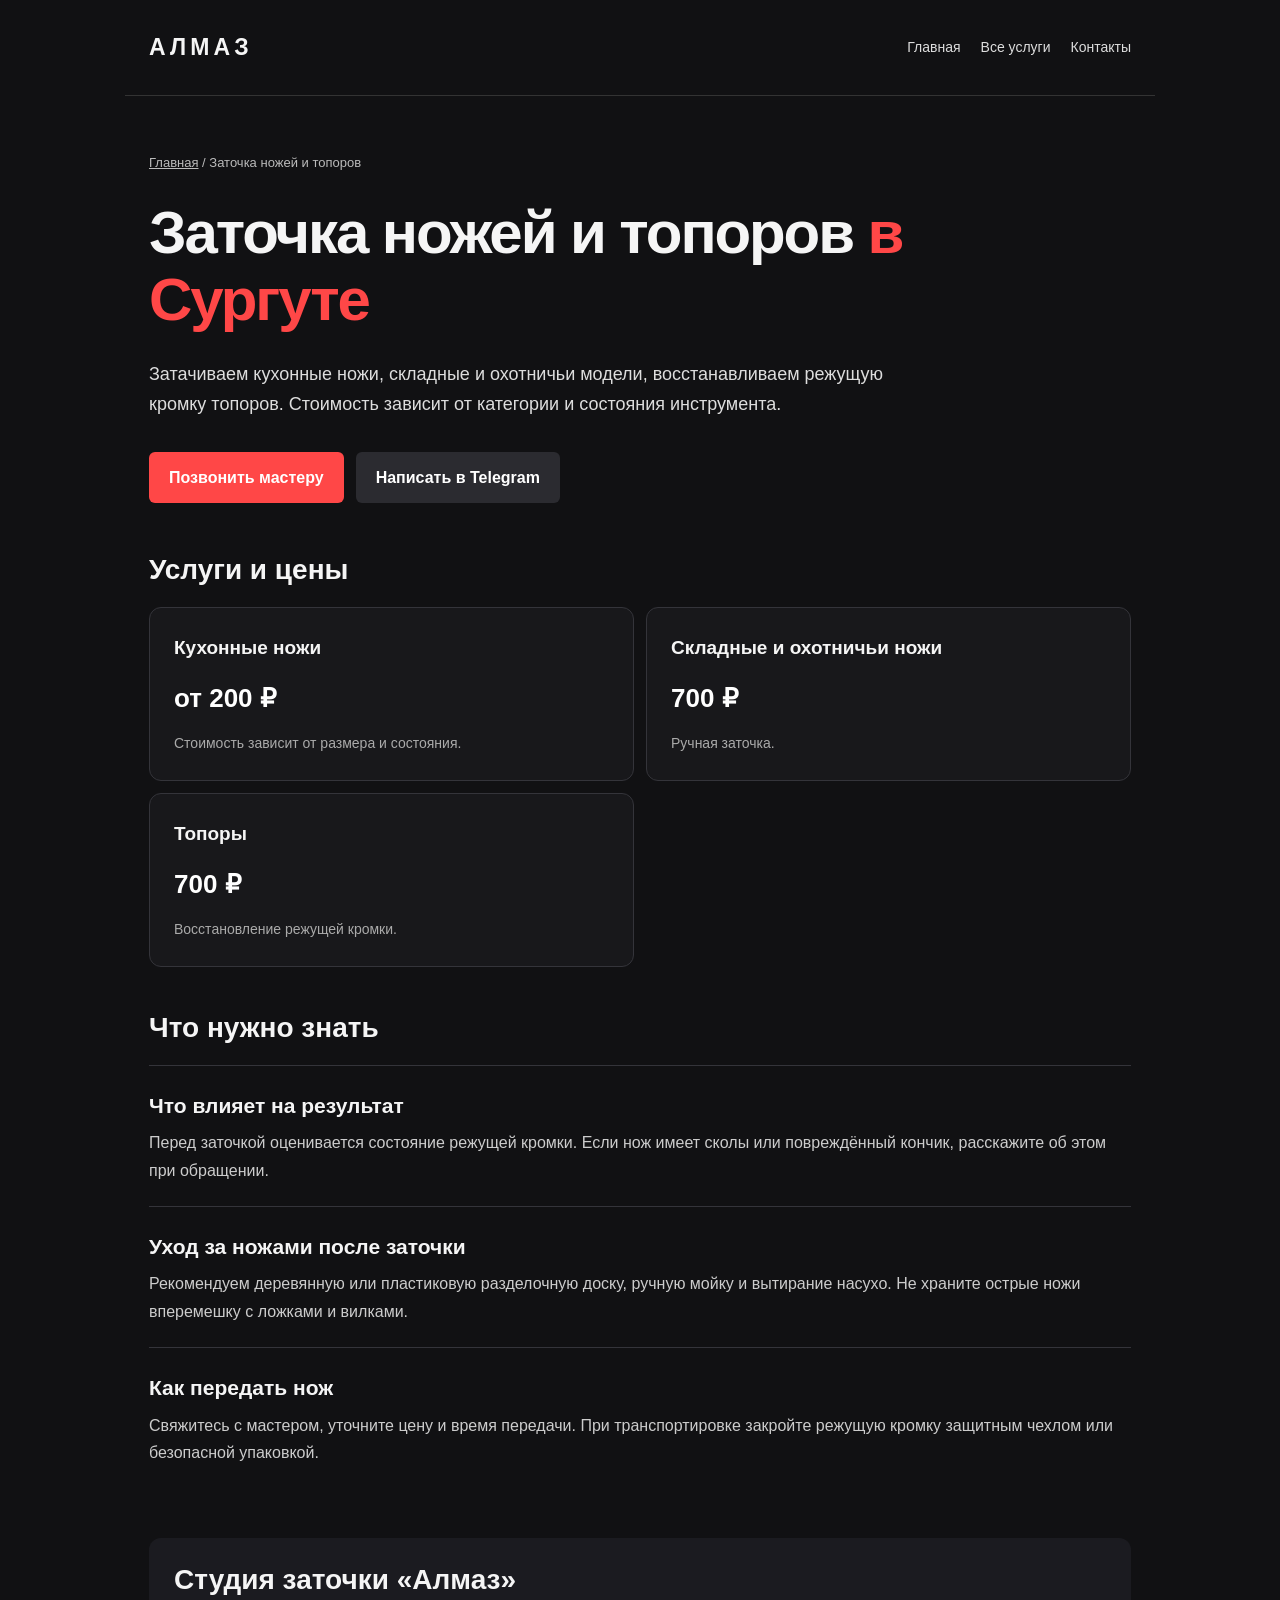
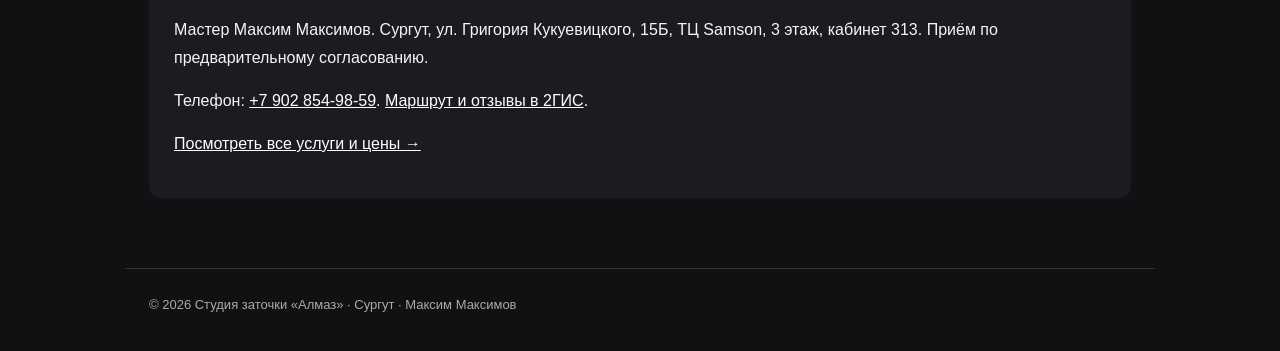
<file: zatochka-nozhey-surgut.html>
<!doctype html>
<html lang="ru"><head><meta charset="utf-8"><meta name="viewport" content="width=device-width,initial-scale=1">
<title>Заточка кухонных, складных и охотничьих ножей в Сургуте | Алмаз</title><meta name="description" content="Заточка ножей и топоров в Сургуте. Кухонные ножи от 200 ₽, складные и охотничьи — 700 ₽, топоры — 700 ₽. Мастер Максим Максимов, студия «Алмаз»."><meta name="robots" content="index,follow,max-image-preview:large">
<meta name="theme-color" content="#111113"><link rel="canonical" href="https://almaz-surgut.ru/zatochka-nozhey-surgut.html"><link rel="icon" href="/favicon.svg" type="image/svg+xml">
<meta property="og:type" content="website"><meta property="og:locale" content="ru_RU"><meta property="og:site_name" content="Студия заточки Алмаз"><meta property="og:title" content="Заточка кухонных, складных и охотничьих ножей в Сургуте | Алмаз"><meta property="og:description" content="Заточка ножей и топоров в Сургуте. Кухонные ножи от 200 ₽, складные и охотничьи — 700 ₽, топоры — 700 ₽. Мастер Максим Максимов, студия «Алмаз»."><meta property="og:url" content="https://almaz-surgut.ru/zatochka-nozhey-surgut.html"><meta property="og:image" content="https://almaz-surgut.ru/almaz-logo.png">
<script src="/site-config.js?v=113395871"></script><script src="/analytics.js?v=113395871" defer></script>
<script type="application/ld+json">{"@context":"https://schema.org","@graph":[{"@type":"Service","@id":"https://almaz-surgut.ru/zatochka-nozhey-surgut.html#service","name":"Заточка ножей и топоров","description":"Заточка ножей и топоров в Сургуте. Кухонные ножи от 200 ₽, складные и охотничьи — 700 ₽, топоры — 700 ₽. Мастер Максим Максимов, студия «Алмаз».","url":"https://almaz-surgut.ru/zatochka-nozhey-surgut.html","provider":{"@id":"https://almaz-surgut.ru/#business"},"areaServed":{"@type":"City","name":"Сургут"}},{"@type":"BreadcrumbList","itemListElement":[{"@type":"ListItem","position":1,"name":"Главная","item":"https://almaz-surgut.ru/"},{"@type":"ListItem","position":2,"name":"Заточка ножей и топоров","item":"https://almaz-surgut.ru/zatochka-nozhey-surgut.html"}]}]}</script>
<style>
:root{color-scheme:dark;--bg:#111113;--red:#ff4747;--text:#f5f5f5;--muted:#aaa}
*{box-sizing:border-box}body{margin:0;font-family:-apple-system,BlinkMacSystemFont,"Segoe UI",Arial,sans-serif;background:var(--bg);color:var(--text);line-height:1.7}a{color:inherit}header,main,footer{max-width:1030px;margin:auto;padding-left:24px;padding-right:24px}header{display:flex;justify-content:space-between;align-items:center;gap:20px;padding-top:28px;padding-bottom:28px;border-bottom:1px solid #333;flex-wrap:wrap}.brand{text-decoration:none;font-size:23px;font-weight:800;letter-spacing:.18em}header nav{display:flex;gap:20px;flex-wrap:wrap;font-size:14px}header nav a{text-decoration:none;color:#ddd}main{padding-top:56px;padding-bottom:70px}.crumb{font-size:13px;color:#bbb}.crumb a{color:#bbb}h1{font-size:clamp(34px,5.5vw,60px);line-height:1.12;letter-spacing:-.035em;margin:25px 0}h1 span{color:var(--red)}.intro{font-size:18px;max-width:790px;color:#ddd}.actions{display:flex;gap:12px;flex-wrap:wrap;margin:32px 0 50px}.cta{display:inline-block;text-decoration:none;background:var(--red);padding:12px 20px;color:#fff;font-weight:700;border-radius:6px}.alt{background:#2b2b30}h2{font-size:28px;margin:44px 0 20px;line-height:1.2}.prices{display:grid;grid-template-columns:repeat(2,minmax(0,1fr));gap:12px}.price{border:1px solid #34343a;border-radius:12px;background:#18181b;padding:24px}.price h3{margin:0;font-size:19px}.price strong{display:block;color:#fff;font-size:26px;margin:12px 0}.price p{color:#aaa;font-size:14px;margin:0}section.info{border-top:1px solid #34343a;padding:22px 0}section.info h3{font-size:21px;margin:0 0 6px}section.info p{margin:0;color:#ccc}.contact{background:#1b1b20;border-radius:12px;padding:25px;margin-top:50px}.contact a{color:#fff}footer{border-top:1px solid #333;color:#aaa;font-size:13px;padding-top:25px;padding-bottom:35px}@media(max-width:640px){.prices{grid-template-columns:1fr}header nav{gap:12px}main{padding-top:30px}.actions a{width:100%;text-align:center}}
</style></head><body>
<header><a href="/" class="brand">АЛМАЗ</a><nav aria-label="Основная навигация"><a href="/">Главная</a><a href="/#services">Все услуги</a><a href="/#contact">Контакты</a></nav></header>
<main><div class="crumb"><a href="/">Главная</a> / Заточка ножей и топоров</div><h1>Заточка ножей и топоров <span>в Сургуте</span></h1><p class="intro">Затачиваем кухонные ножи, складные и охотничьи модели, восстанавливаем режущую кромку топоров. Стоимость зависит от категории и состояния инструмента.</p>
<div class="actions"><a class="cta" href="tel:+79028549859">Позвонить мастеру</a><a class="cta alt" href="https://t.me/ZatochkaSurgut" target="_blank" rel="noopener">Написать в Telegram</a></div>
<h2>Услуги и цены</h2><div class="prices"><article class="price"><h3>Кухонные ножи</h3><strong>от 200 ₽</strong><p>Стоимость зависит от размера и состояния.</p></article><article class="price"><h3>Складные и охотничьи ножи</h3><strong>700 ₽</strong><p>Ручная заточка.</p></article><article class="price"><h3>Топоры</h3><strong>700 ₽</strong><p>Восстановление режущей кромки.</p></article></div>
<h2>Что нужно знать</h2><section class="info"><h3>Что влияет на результат</h3><p>Перед заточкой оценивается состояние режущей кромки. Если нож имеет сколы или повреждённый кончик, расскажите об этом при обращении.</p></section><section class="info"><h3>Уход за ножами после заточки</h3><p>Рекомендуем деревянную или пластиковую разделочную доску, ручную мойку и вытирание насухо. Не храните острые ножи вперемешку с ложками и вилками.</p></section><section class="info"><h3>Как передать нож</h3><p>Свяжитесь с мастером, уточните цену и время передачи. При транспортировке закройте режущую кромку защитным чехлом или безопасной упаковкой.</p></section>
<div class="contact"><h2 style="margin-top:0">Студия заточки «Алмаз»</h2><p>Мастер Максим Максимов. Сургут, ул. Григория Кукуевицкого, 15Б, ТЦ Samson, 3 этаж, кабинет 313. Приём по предварительному согласованию.</p><p>Телефон: <a href="tel:+79028549859">+7 902 854-98-59</a>. <a href="https://2gis.ru/surgut/firm/70000001030408396" target="_blank" rel="noopener">Маршрут и отзывы в 2ГИС</a>.</p><p><a href="/#services">Посмотреть все услуги и цены →</a></p></div></main>
<footer>© 2026 Студия заточки «Алмаз» · Сургут · Максим Максимов</footer>
<noscript><img src="https://mc.yandex.ru/watch/113395871" style="position:absolute;left:-9999px" alt=""></noscript>
</body></html>
</file>
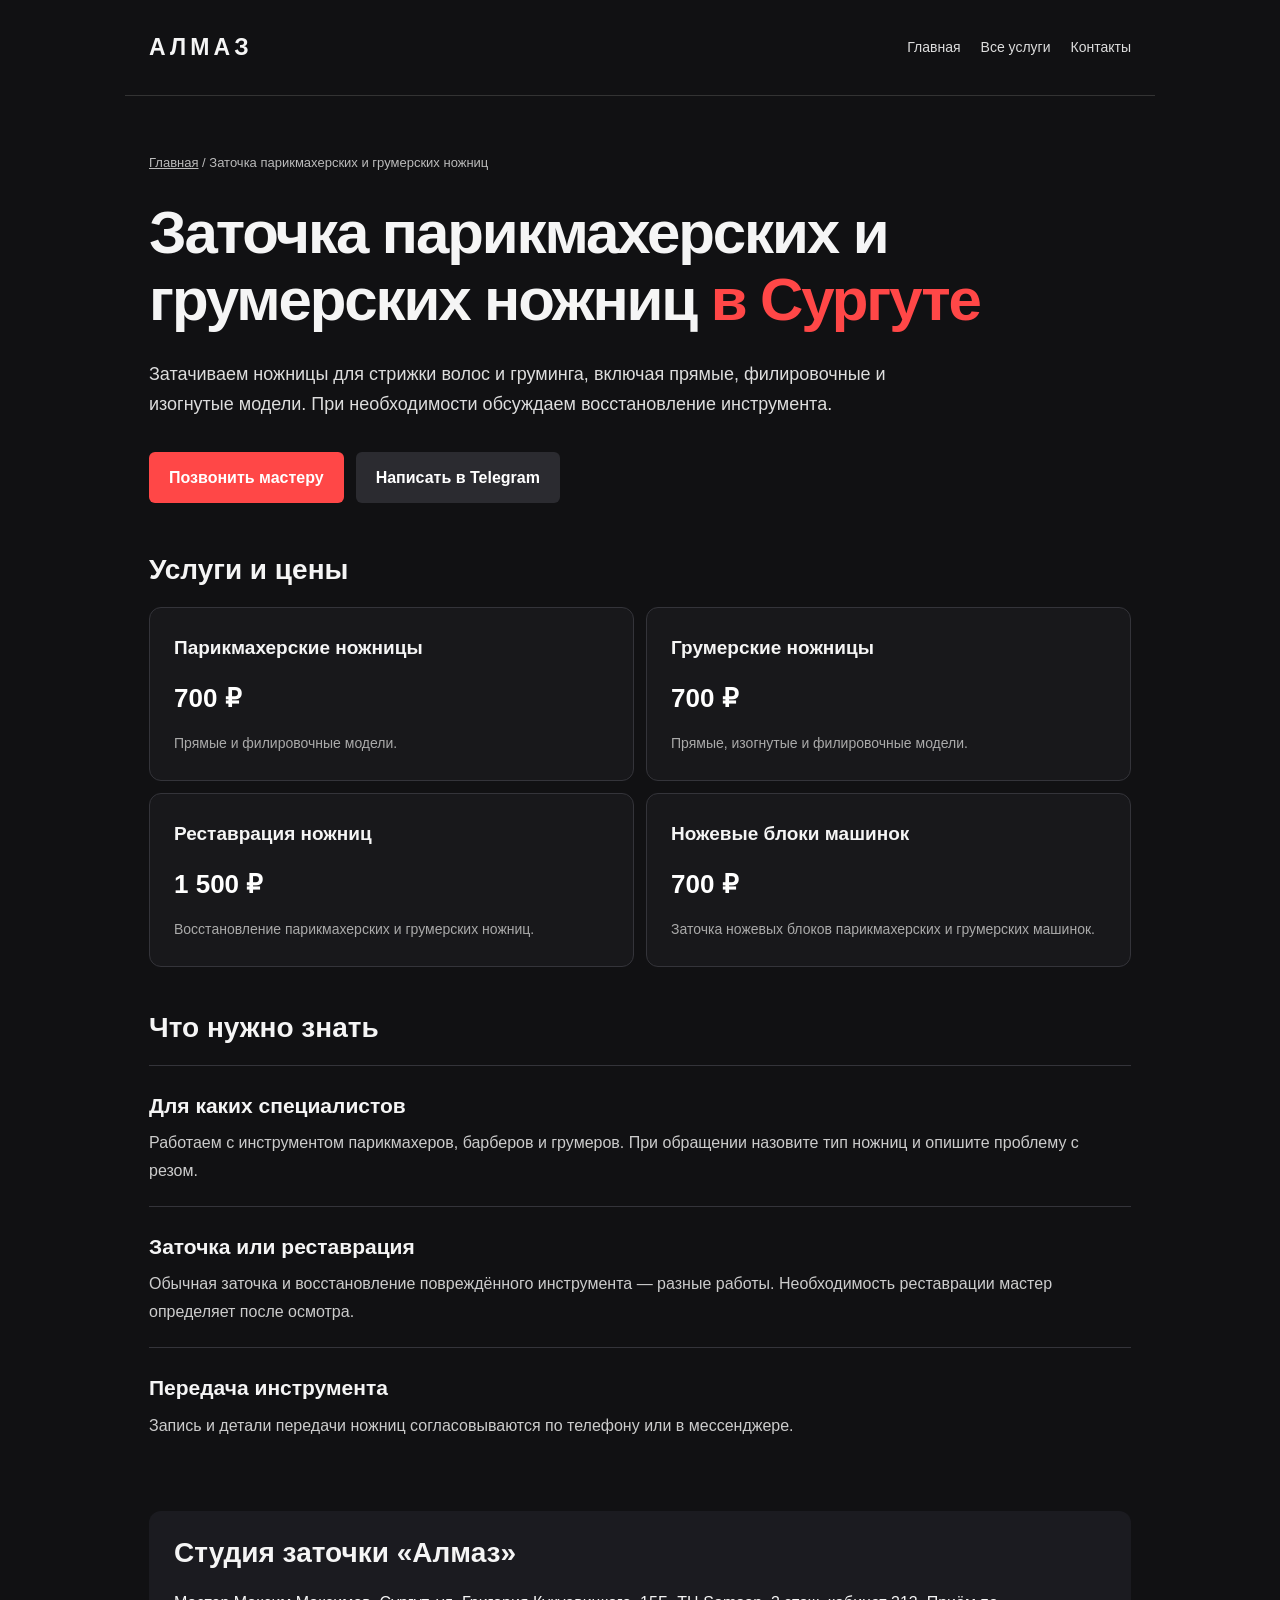
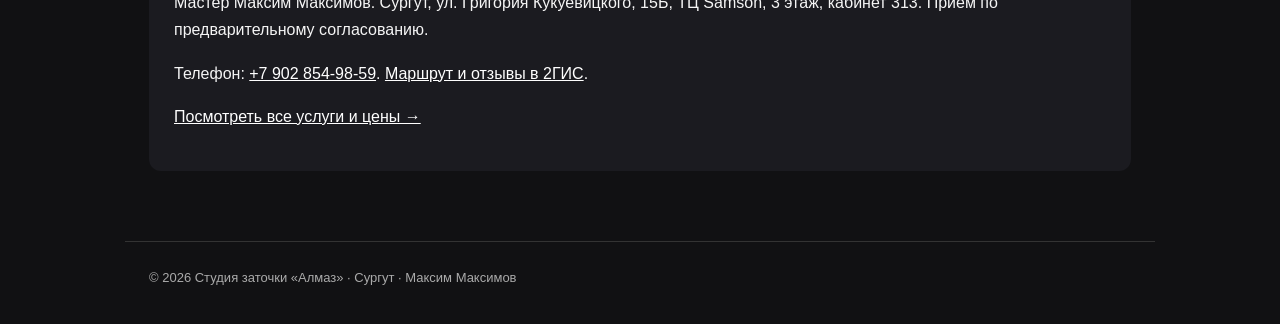
<file: zatochka-parikmaherskih-grumerskih-nozhnic-surgut.html>
<!doctype html>
<html lang="ru"><head><meta charset="utf-8"><meta name="viewport" content="width=device-width,initial-scale=1">
<title>Заточка парикмахерских и грумерских ножниц в Сургуте | Алмаз</title><meta name="description" content="Заточка прямых, филировочных и изогнутых ножниц для парикмахеров и грумеров в Сургуте. Студия «Алмаз». Заточка 700 ₽, реставрация 1500 ₽."><meta name="robots" content="index,follow,max-image-preview:large">
<meta name="theme-color" content="#111113"><link rel="canonical" href="https://almaz-surgut.ru/zatochka-parikmaherskih-grumerskih-nozhnic-surgut.html"><link rel="icon" href="/favicon.svg" type="image/svg+xml">
<meta property="og:type" content="website"><meta property="og:locale" content="ru_RU"><meta property="og:site_name" content="Студия заточки Алмаз"><meta property="og:title" content="Заточка парикмахерских и грумерских ножниц в Сургуте | Алмаз"><meta property="og:description" content="Заточка прямых, филировочных и изогнутых ножниц для парикмахеров и грумеров в Сургуте. Студия «Алмаз». Заточка 700 ₽, реставрация 1500 ₽."><meta property="og:url" content="https://almaz-surgut.ru/zatochka-parikmaherskih-grumerskih-nozhnic-surgut.html"><meta property="og:image" content="https://almaz-surgut.ru/almaz-logo.png">
<script src="/site-config.js?v=113395871"></script><script src="/analytics.js?v=113395871" defer></script>
<script type="application/ld+json">{"@context":"https://schema.org","@graph":[{"@type":"Service","@id":"https://almaz-surgut.ru/zatochka-parikmaherskih-grumerskih-nozhnic-surgut.html#service","name":"Заточка парикмахерских и грумерских ножниц","description":"Заточка прямых, филировочных и изогнутых ножниц для парикмахеров и грумеров в Сургуте. Студия «Алмаз». Заточка 700 ₽, реставрация 1500 ₽.","url":"https://almaz-surgut.ru/zatochka-parikmaherskih-grumerskih-nozhnic-surgut.html","provider":{"@id":"https://almaz-surgut.ru/#business"},"areaServed":{"@type":"City","name":"Сургут"}},{"@type":"BreadcrumbList","itemListElement":[{"@type":"ListItem","position":1,"name":"Главная","item":"https://almaz-surgut.ru/"},{"@type":"ListItem","position":2,"name":"Заточка парикмахерских и грумерских ножниц","item":"https://almaz-surgut.ru/zatochka-parikmaherskih-grumerskih-nozhnic-surgut.html"}]}]}</script>
<style>
:root{color-scheme:dark;--bg:#111113;--red:#ff4747;--text:#f5f5f5;--muted:#aaa}
*{box-sizing:border-box}body{margin:0;font-family:-apple-system,BlinkMacSystemFont,"Segoe UI",Arial,sans-serif;background:var(--bg);color:var(--text);line-height:1.7}a{color:inherit}header,main,footer{max-width:1030px;margin:auto;padding-left:24px;padding-right:24px}header{display:flex;justify-content:space-between;align-items:center;gap:20px;padding-top:28px;padding-bottom:28px;border-bottom:1px solid #333;flex-wrap:wrap}.brand{text-decoration:none;font-size:23px;font-weight:800;letter-spacing:.18em}header nav{display:flex;gap:20px;flex-wrap:wrap;font-size:14px}header nav a{text-decoration:none;color:#ddd}main{padding-top:56px;padding-bottom:70px}.crumb{font-size:13px;color:#bbb}.crumb a{color:#bbb}h1{font-size:clamp(34px,5.5vw,60px);line-height:1.12;letter-spacing:-.035em;margin:25px 0}h1 span{color:var(--red)}.intro{font-size:18px;max-width:790px;color:#ddd}.actions{display:flex;gap:12px;flex-wrap:wrap;margin:32px 0 50px}.cta{display:inline-block;text-decoration:none;background:var(--red);padding:12px 20px;color:#fff;font-weight:700;border-radius:6px}.alt{background:#2b2b30}h2{font-size:28px;margin:44px 0 20px;line-height:1.2}.prices{display:grid;grid-template-columns:repeat(2,minmax(0,1fr));gap:12px}.price{border:1px solid #34343a;border-radius:12px;background:#18181b;padding:24px}.price h3{margin:0;font-size:19px}.price strong{display:block;color:#fff;font-size:26px;margin:12px 0}.price p{color:#aaa;font-size:14px;margin:0}section.info{border-top:1px solid #34343a;padding:22px 0}section.info h3{font-size:21px;margin:0 0 6px}section.info p{margin:0;color:#ccc}.contact{background:#1b1b20;border-radius:12px;padding:25px;margin-top:50px}.contact a{color:#fff}footer{border-top:1px solid #333;color:#aaa;font-size:13px;padding-top:25px;padding-bottom:35px}@media(max-width:640px){.prices{grid-template-columns:1fr}header nav{gap:12px}main{padding-top:30px}.actions a{width:100%;text-align:center}}
</style></head><body>
<header><a href="/" class="brand">АЛМАЗ</a><nav aria-label="Основная навигация"><a href="/">Главная</a><a href="/#services">Все услуги</a><a href="/#contact">Контакты</a></nav></header>
<main><div class="crumb"><a href="/">Главная</a> / Заточка парикмахерских и грумерских ножниц</div><h1>Заточка парикмахерских и грумерских ножниц <span>в Сургуте</span></h1><p class="intro">Затачиваем ножницы для стрижки волос и груминга, включая прямые, филировочные и изогнутые модели. При необходимости обсуждаем восстановление инструмента.</p>
<div class="actions"><a class="cta" href="tel:+79028549859">Позвонить мастеру</a><a class="cta alt" href="https://t.me/ZatochkaSurgut" target="_blank" rel="noopener">Написать в Telegram</a></div>
<h2>Услуги и цены</h2><div class="prices"><article class="price"><h3>Парикмахерские ножницы</h3><strong>700 ₽</strong><p>Прямые и филировочные модели.</p></article><article class="price"><h3>Грумерские ножницы</h3><strong>700 ₽</strong><p>Прямые, изогнутые и филировочные модели.</p></article><article class="price"><h3>Реставрация ножниц</h3><strong>1 500 ₽</strong><p>Восстановление парикмахерских и грумерских ножниц.</p></article><article class="price"><h3>Ножевые блоки машинок</h3><strong>700 ₽</strong><p>Заточка ножевых блоков парикмахерских и грумерских машинок.</p></article></div>
<h2>Что нужно знать</h2><section class="info"><h3>Для каких специалистов</h3><p>Работаем с инструментом парикмахеров, барберов и грумеров. При обращении назовите тип ножниц и опишите проблему с резом.</p></section><section class="info"><h3>Заточка или реставрация</h3><p>Обычная заточка и восстановление повреждённого инструмента — разные работы. Необходимость реставрации мастер определяет после осмотра.</p></section><section class="info"><h3>Передача инструмента</h3><p>Запись и детали передачи ножниц согласовываются по телефону или в мессенджере.</p></section>
<div class="contact"><h2 style="margin-top:0">Студия заточки «Алмаз»</h2><p>Мастер Максим Максимов. Сургут, ул. Григория Кукуевицкого, 15Б, ТЦ Samson, 3 этаж, кабинет 313. Приём по предварительному согласованию.</p><p>Телефон: <a href="tel:+79028549859">+7 902 854-98-59</a>. <a href="https://2gis.ru/surgut/firm/70000001030408396" target="_blank" rel="noopener">Маршрут и отзывы в 2ГИС</a>.</p><p><a href="/#services">Посмотреть все услуги и цены →</a></p></div></main>
<footer>© 2026 Студия заточки «Алмаз» · Сургут · Максим Максимов</footer>
<noscript><img src="https://mc.yandex.ru/watch/113395871" style="position:absolute;left:-9999px" alt=""></noscript>
</body></html>
</file>
